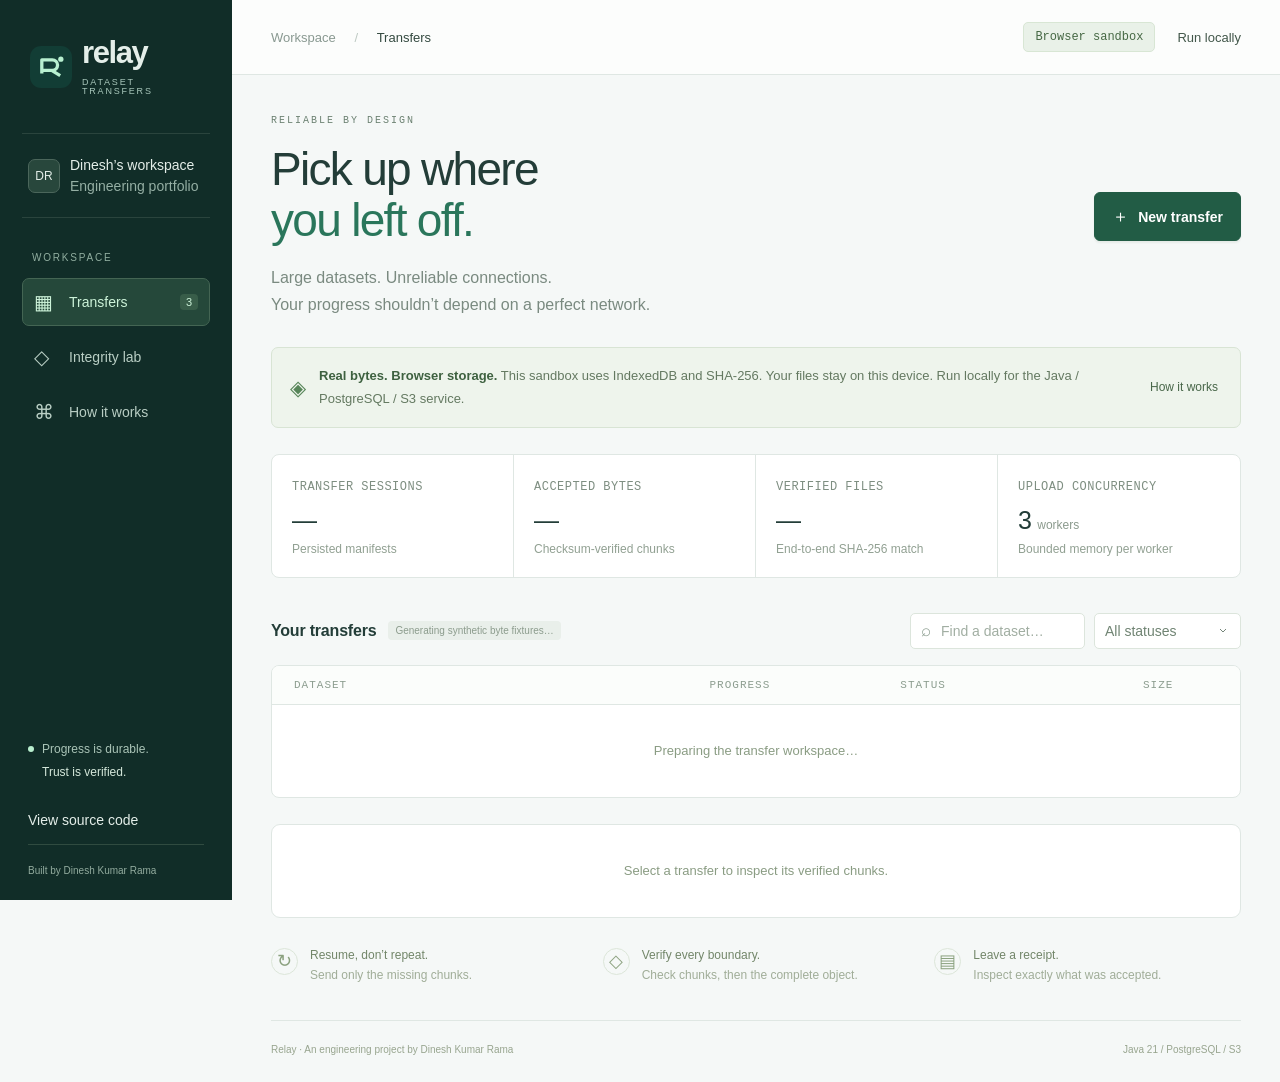
<file: docs/index.html>
<!doctype html>
<html lang="en" data-mode="browser">
  <head>
    <meta charset="utf-8" />
    <meta name="viewport" content="width=device-width,initial-scale=1" />
    <meta name="theme-color" content="#102e29" />
    <meta
      name="description"
      content="Relay — resumable research dataset transfers with verified chunks, durable progress, and independently checked SHA-256 integrity. A backend engineering project by Dinesh Kumar Rama."
    />
    <title>Relay · Resumable Dataset Transfers</title>
    <link rel="icon" href="./favicon.svg" />
    <link rel="stylesheet" href="./styles.css" />
  </head>
  <body>
    <a class="skip" href="#main">Skip to transfers</a>
    <aside class="sidebar">
      <a class="brand" href="#transfers"
        ><img src="./favicon.svg" alt="" /><span
          >relay<span class="brand-sub">DATASET TRANSFERS</span></span
        ></a
      >
      <div class="workspace">
        <div class="avatar">DR</div>
        <div>Dinesh’s workspace<small>Engineering portfolio</small></div>
      </div>
      <p class="nav-label">WORKSPACE</p>
      <nav aria-label="Workspace">
        <a class="nav-link active" href="#transfers" data-page="transfers"
          ><span>▦</span> Transfers <b id="nav-count">3</b></a
        ><a class="nav-link" href="#integrity" data-page="integrity"
          ><span>◇</span> Integrity lab</a
        ><a class="nav-link" href="#architecture" data-page="architecture"
          ><span>⌘</span> How it works</a
        >
      </nav>
      <div class="sidebar-bottom">
        <div class="system-card">
          <span class="pulse"></span
          ><span
            >Progress is durable.<br /><strong>Trust is verified.</strong></span
          >
        </div>
        <a
          href="https://github.com/dk18234/relay-transfer"
          target="_blank"
          rel="noopener"
          >View source code <span>↗</span></a
        ><small>Built by Dinesh Kumar Rama</small>
      </div>
    </aside>
    <div class="shell">
      <header class="topbar">
        <span
          >Workspace <span class="slash">/</span>
          <strong id="breadcrumb">Transfers</strong></span
        >
        <div class="topbar-right">
          <span class="mode-badge" id="mode-badge">Local backend</span
          ><a
            href="https://github.com/dk18234/relay-transfer#run-locally"
            target="_blank"
            rel="noopener"
            >Run locally</a
          >
        </div>
      </header>
      <main id="main">
        <section id="transfers-page" class="page">
          <div class="page-heading">
            <div>
              <p class="eyebrow">RELIABLE BY DESIGN</p>
              <h1>Pick up where<br /><span>you left off.</span></h1>
              <p class="intro">
                Large datasets. Unreliable connections.<br />Your progress
                shouldn’t depend on a perfect network.
              </p>
            </div>
            <button id="new-transfer" class="button primary">
              <span>＋</span> New transfer
            </button>
          </div>
          <div class="notice" id="mode-notice">
            <span class="notice-icon">◈</span>
            <div>
              <strong>Connect to your local service.</strong
              ><span>
                Enter your operator token to manage real PostgreSQL-backed
                transfers.</span
              >
            </div>
            <button id="mode-action" class="text-button">Connect</button>
          </div>
          <div class="stats" id="stats">
            <div class="stat">
              <span class="stat-label">TRANSFER SESSIONS</span
              ><strong id="stat-total">—</strong
              ><small>Persisted manifests</small>
            </div>
            <div class="stat">
              <span class="stat-label">ACCEPTED BYTES</span
              ><strong id="stat-bytes">—</strong
              ><small>Checksum-verified chunks</small>
            </div>
            <div class="stat">
              <span class="stat-label">VERIFIED FILES</span
              ><strong id="stat-verified">—</strong
              ><small>End-to-end SHA-256 match</small>
            </div>
            <div class="stat">
              <span class="stat-label">UPLOAD CONCURRENCY</span
              ><strong id="stat-concurrency">3 <span>workers</span></strong
              ><small>Bounded memory per worker</small>
            </div>
          </div>
          <div class="section-title">
            <div>
              <h2>Your transfers</h2>
              <span id="transfer-count">Loading workspace…</span>
            </div>
            <div class="filter-wrap">
              <label class="search-wrap"
                ><span>⌕</span
                ><input
                  id="search"
                  type="search"
                  aria-label="Find a transfer"
                  placeholder="Find a dataset…" /></label
              ><select id="status-filter" aria-label="Filter transfer status">
                <option value="all">All statuses</option>
                <option value="OPEN">Ready to resume</option>
                <option value="COMPLETED">Verified</option>
                <option value="failed">Needs attention</option>
              </select>
            </div>
          </div>
          <div class="transfer-table">
            <div class="table-head">
              <span>DATASET</span><span>PROGRESS</span><span>STATUS</span
              ><span>SIZE</span>
            </div>
            <div id="transfer-list">
              <div class="empty">Preparing the transfer workspace…</div>
            </div>
          </div>
          <section class="detail" id="detail" aria-live="polite">
            <div class="empty">
              Select a transfer to inspect its verified chunks.
            </div>
          </section>
          <div class="principles">
            <div>
              <span>↻</span>
              <p>
                <strong>Resume, don’t repeat.</strong
                ><small>Send only the missing chunks.</small>
              </p>
            </div>
            <div>
              <span>◇</span>
              <p>
                <strong>Verify every boundary.</strong
                ><small>Check chunks, then the complete object.</small>
              </p>
            </div>
            <div>
              <span>▤</span>
              <p>
                <strong>Leave a receipt.</strong
                ><small>Inspect exactly what was accepted.</small>
              </p>
            </div>
          </div>
        </section>
        <section id="integrity-page" class="page hidden">
          <p class="eyebrow">THE FAILURE LAB</p>
          <h1>Break the connection.<br /><span>Keep the proof.</span></h1>
          <p class="intro">
            Try a bounded failure against real browser-stored bytes. The local
            Java service enforces the same core contracts with PostgreSQL and
            storage adapters.
          </p>
          <div class="lab-grid">
            <article class="lab-card">
              <div class="lab-symbol">↻</div>
              <h2>Interrupted transfer</h2>
              <p>
                Start a synthetic 24 MiB dataset, pause after eight accepted
                chunks, then reload this page. The manifest and accepted bytes
                remain.
              </p>
              <button class="button primary" data-lab="pause">
                Run interruption drill</button
              ><small>Expected: continue with the missing 16 chunks.</small>
            </article>
            <article class="lab-card">
              <div class="lab-symbol amber">◇</div>
              <h2>Corrupted chunk</h2>
              <p>
                Flip one byte while keeping the original digest. The chunk must
                be rejected, with no increase in accepted progress.
              </p>
              <button class="button secondary" data-lab="corrupt">
                Run corruption drill</button
              ><small
                >Expected: reject the chunk, then retry the original
                bytes.</small
              >
            </article>
            <article class="lab-card">
              <div class="lab-symbol">✓</div>
              <h2>Clean delivery</h2>
              <p>
                Transfer all 24 chunks, independently hash the assembled bytes,
                then download the verified dataset and its receipt.
              </p>
              <button class="button secondary" data-lab="clean">
                Run clean transfer</button
              ><small>Expected: original and assembled SHA-256 match.</small>
            </article>
          </div>
          <div class="evidence-card">
            <p class="eyebrow">BACKEND EVIDENCE</p>
            <h2>Proof beyond the browser</h2>
            <p>
              The repository includes PostgreSQL integration tests, a
              process-kill-and-restart demonstration, S3-adapter checks against
              Moto, and reproducible measurement scripts. The browser sandbox is
              a separate implementation; it does not run Java or send files to a
              remote storage service.
            </p>
            <a
              class="button secondary"
              href="https://github.com/dk18234/relay-transfer/blob/main/docs/VERIFICATION.md"
              target="_blank"
              rel="noopener"
              >Inspect verification evidence</a
            >
          </div>
        </section>
        <section id="architecture-page" class="page hidden">
          <p class="eyebrow">UNDER THE HOOD</p>
          <h1>Bytes are temporary.<br /><span>Receipts are durable.</span></h1>
          <p class="intro">
            A transfer is a persistent manifest, a collection of immutable
            chunks, and a separately verified final object.
          </p>
          <div class="architecture-grid">
            <article class="architecture-card">
              <h2>01 · Declare the original</h2>
              <p>
                The client streams through the source file to compute SHA-256,
                then creates an idempotent manifest with its exact byte length.
                The server fixes the chunk layout.
              </p>
              <code>POST /api/transfers</code>
            </article>
            <article class="architecture-card">
              <h2>02 · Accept verified chunks</h2>
              <p>
                At most four server upload slots stream into temporary disk
                files using a 64 KiB buffer. A checksum must pass before a
                storage key and receipt commit. A conflicting retry cannot
                replace an accepted part.
              </p>
              <code>PUT /api/transfers/{id}/parts/{n}</code>
            </article>
            <article class="architecture-card">
              <h2>03 · Survive the interruption</h2>
              <p>
                PostgreSQL stores accepted part numbers. The client re-hashes
                the selected source, fetches the manifest, and schedules only
                missing parts. Server restart does not reset progress.
              </p>
              <code>GET /api/transfers/{id}</code>
            </article>
            <article class="architecture-card">
              <h2>04 · Verify before publishing</h2>
              <p>
                A durable worker re-reads ordered parts, assembles the object,
                and independently re-reads the result. Only a matching complete
                SHA-256 unlocks download. S3 ETags are treated as receipts, not
                file hashes.
              </p>
              <code>POST /api/transfers/{id}/complete</code>
            </article>
          </div>
          <div class="architecture-notes">
            <h2>Deliberate engineering choices</h2>
            <p>
              <strong>One service, two storage adapters.</strong> The local
              adapter writes immutable chunk files and atomically renames a
              finished object. The S3 adapter stores immutable chunk objects and
              assembles them with multipart copy.
            </p>
            <p>
              <strong>Clear ownership.</strong> Parent-row read locks admit
              different chunk uploads concurrently. Finalization and
              cancellation require a parent-row write lock. A finalizer holds
              its PostgreSQL transaction while working; process death releases
              that lock and leaves verification queued. This trades long
              database transactions for a small, explicit ownership model.
            </p>
            <p>
              <strong>Measured scope.</strong> Local storage requires the
              persistent data volume and its database. The public sandbox uses
              IndexedDB, 1 MiB chunks, and a 64 MiB file limit. The Java backend
              defaults to 8 MiB chunks and a 32 GiB admission limit; admission
              is not a claim that a 32 GiB benchmark was run.
            </p>
            <div class="doc-links">
              <a
                href="https://github.com/dk18234/relay-transfer/blob/main/docs/ARCHITECTURE.md"
                target="_blank"
                rel="noopener"
                >Architecture decisions</a
              ><a
                href="https://github.com/dk18234/relay-transfer/blob/main/docs/LEARNING_GUIDE.md"
                target="_blank"
                rel="noopener"
                >Reverse-engineering guide</a
              >
            </div>
          </div>
        </section>
        <footer>
          <span>Relay · An engineering project by Dinesh Kumar Rama</span
          ><a
            href="https://github.com/dk18234/relay-transfer"
            target="_blank"
            rel="noopener"
            >Java 21 / PostgreSQL / S3</a
          >
        </footer>
      </main>
    </div>
    <dialog id="new-dialog">
      <form id="new-form">
        <div class="dialog-heading">
          <div>
            <p class="eyebrow">CREATE A MANIFEST</p>
            <h2>Start a new transfer</h2>
          </div>
          <button
            type="button"
            class="icon-button"
            data-close
            aria-label="Close new transfer"
          >
            ×
          </button>
        </div>
        <p>
          Choose a file or generate a synthetic research dataset. SHA-256 is
          computed incrementally before any chunk is accepted.
        </p>
        <label class="file-drop" for="file-input"
          ><span>＋</span><strong>Choose a dataset</strong
          ><small id="file-label">Select a file from your device</small
          ><input type="file" id="file-input"
        /></label>
        <div class="or"><span></span>or<span></span></div>
        <button id="sample-button" type="button" class="button secondary full">
          Generate a 24 MiB sample
        </button>
        <div id="new-progress" class="form-status" role="status"></div>
        <div class="dialog-actions">
          <button type="button" class="button ghost" data-close>Cancel</button
          ><button
            type="submit"
            class="button primary"
            id="create-button"
            disabled
          >
            Create transfer
          </button>
        </div>
      </form>
    </dialog>
    <dialog id="connect-dialog">
      <form id="connect-form">
        <div class="dialog-heading">
          <div>
            <p class="eyebrow">LOCAL OPERATOR ACCESS</p>
            <h2>Connect to Relay</h2>
          </div>
          <button
            type="button"
            class="icon-button"
            data-close
            aria-label="Close connection dialog"
          >
            ×
          </button>
        </div>
        <p>
          Enter the ADMIN_TOKEN configured for this local service. The token
          stays in this page’s memory.
        </p>
        <label class="input-label" for="token">Operator token</label
        ><input
          type="password"
          id="token"
          autocomplete="off"
          required
          minlength="24"
        />
        <div id="connect-error" class="form-status" role="status"></div>
        <div class="dialog-actions">
          <button type="submit" class="button primary">Connect</button>
        </div>
      </form>
    </dialog>
    <div id="toast" role="status" class="toast hidden"></div>
    <script type="module" src="./app.mjs"></script>
  </body>
</html>
</file>
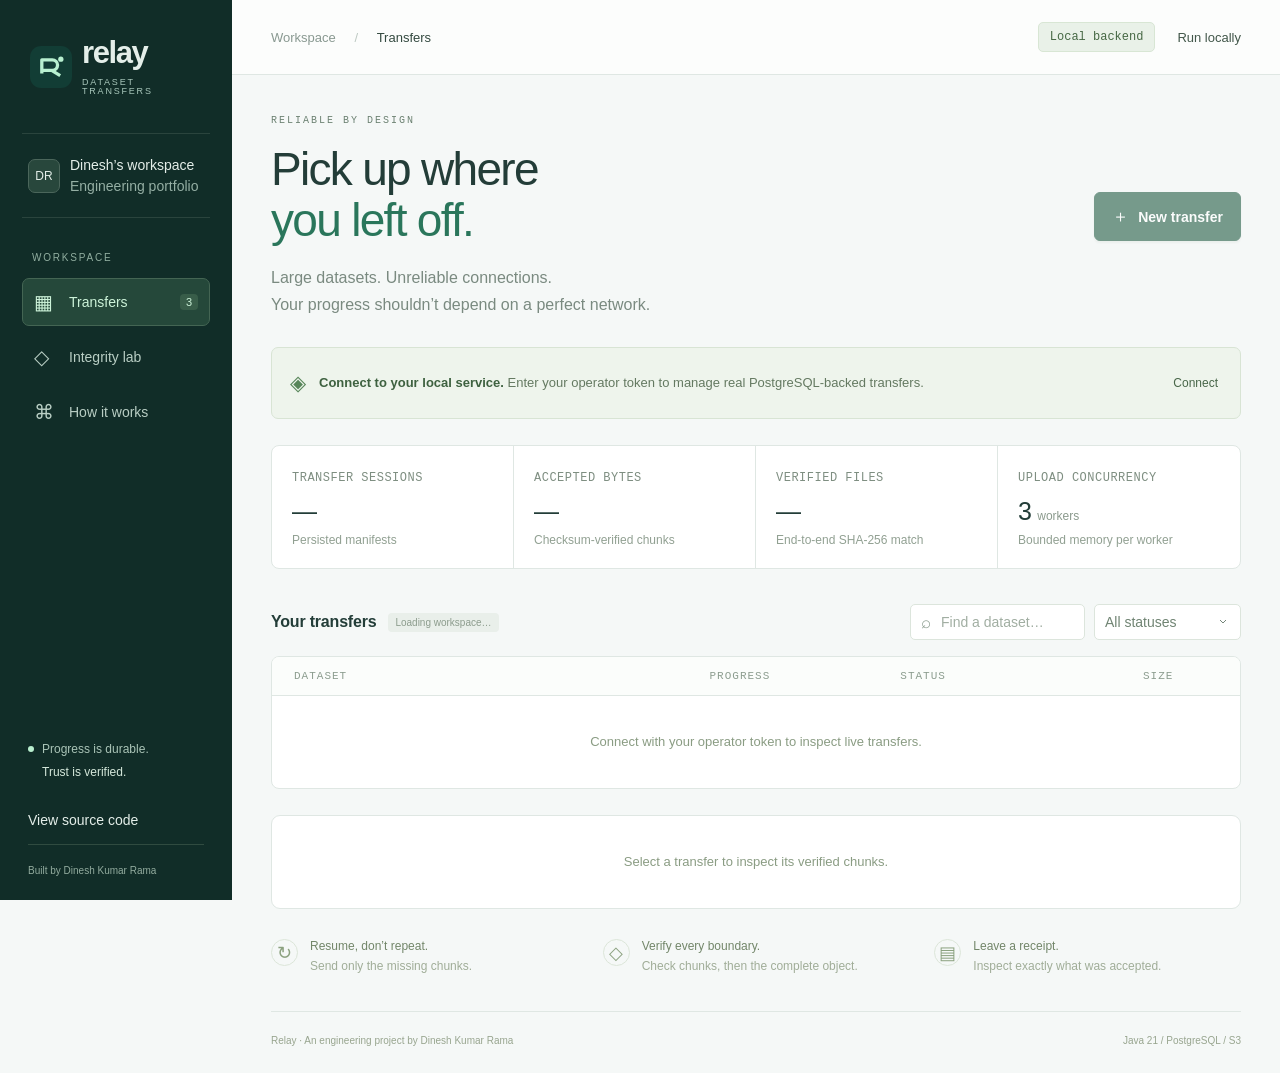
<file: src/main/resources/static/index.html>
<!doctype html>
<html lang="en" data-mode="live">
  <head>
    <meta charset="utf-8" />
    <meta name="viewport" content="width=device-width,initial-scale=1" />
    <meta name="theme-color" content="#102e29" />
    <meta
      name="description"
      content="Relay — resumable research dataset transfers with verified chunks, durable progress, and independently checked SHA-256 integrity. A backend engineering project by Dinesh Kumar Rama."
    />
    <title>Relay · Resumable Dataset Transfers</title>
    <link rel="icon" href="./favicon.svg" />
    <link rel="stylesheet" href="./styles.css" />
  </head>
  <body>
    <a class="skip" href="#main">Skip to transfers</a>
    <aside class="sidebar">
      <a class="brand" href="#transfers"
        ><img src="./favicon.svg" alt="" /><span
          >relay<span class="brand-sub">DATASET TRANSFERS</span></span
        ></a
      >
      <div class="workspace">
        <div class="avatar">DR</div>
        <div>Dinesh’s workspace<small>Engineering portfolio</small></div>
      </div>
      <p class="nav-label">WORKSPACE</p>
      <nav aria-label="Workspace">
        <a class="nav-link active" href="#transfers" data-page="transfers"
          ><span>▦</span> Transfers <b id="nav-count">3</b></a
        ><a class="nav-link" href="#integrity" data-page="integrity"
          ><span>◇</span> Integrity lab</a
        ><a class="nav-link" href="#architecture" data-page="architecture"
          ><span>⌘</span> How it works</a
        >
      </nav>
      <div class="sidebar-bottom">
        <div class="system-card">
          <span class="pulse"></span
          ><span
            >Progress is durable.<br /><strong>Trust is verified.</strong></span
          >
        </div>
        <a
          href="https://github.com/dk18234/relay-transfer"
          target="_blank"
          rel="noopener"
          >View source code <span>↗</span></a
        ><small>Built by Dinesh Kumar Rama</small>
      </div>
    </aside>
    <div class="shell">
      <header class="topbar">
        <span
          >Workspace <span class="slash">/</span>
          <strong id="breadcrumb">Transfers</strong></span
        >
        <div class="topbar-right">
          <span class="mode-badge" id="mode-badge">Local backend</span
          ><a
            href="https://github.com/dk18234/relay-transfer#run-locally"
            target="_blank"
            rel="noopener"
            >Run locally</a
          >
        </div>
      </header>
      <main id="main">
        <section id="transfers-page" class="page">
          <div class="page-heading">
            <div>
              <p class="eyebrow">RELIABLE BY DESIGN</p>
              <h1>Pick up where<br /><span>you left off.</span></h1>
              <p class="intro">
                Large datasets. Unreliable connections.<br />Your progress
                shouldn’t depend on a perfect network.
              </p>
            </div>
            <button id="new-transfer" class="button primary">
              <span>＋</span> New transfer
            </button>
          </div>
          <div class="notice" id="mode-notice">
            <span class="notice-icon">◈</span>
            <div>
              <strong>Connect to your local service.</strong
              ><span>
                Enter your operator token to manage real PostgreSQL-backed
                transfers.</span
              >
            </div>
            <button id="mode-action" class="text-button">Connect</button>
          </div>
          <div class="stats" id="stats">
            <div class="stat">
              <span class="stat-label">TRANSFER SESSIONS</span
              ><strong id="stat-total">—</strong
              ><small>Persisted manifests</small>
            </div>
            <div class="stat">
              <span class="stat-label">ACCEPTED BYTES</span
              ><strong id="stat-bytes">—</strong
              ><small>Checksum-verified chunks</small>
            </div>
            <div class="stat">
              <span class="stat-label">VERIFIED FILES</span
              ><strong id="stat-verified">—</strong
              ><small>End-to-end SHA-256 match</small>
            </div>
            <div class="stat">
              <span class="stat-label">UPLOAD CONCURRENCY</span
              ><strong id="stat-concurrency">3 <span>workers</span></strong
              ><small>Bounded memory per worker</small>
            </div>
          </div>
          <div class="section-title">
            <div>
              <h2>Your transfers</h2>
              <span id="transfer-count">Loading workspace…</span>
            </div>
            <div class="filter-wrap">
              <label class="search-wrap"
                ><span>⌕</span
                ><input
                  id="search"
                  type="search"
                  aria-label="Find a transfer"
                  placeholder="Find a dataset…" /></label
              ><select id="status-filter" aria-label="Filter transfer status">
                <option value="all">All statuses</option>
                <option value="OPEN">Ready to resume</option>
                <option value="COMPLETED">Verified</option>
                <option value="failed">Needs attention</option>
              </select>
            </div>
          </div>
          <div class="transfer-table">
            <div class="table-head">
              <span>DATASET</span><span>PROGRESS</span><span>STATUS</span
              ><span>SIZE</span>
            </div>
            <div id="transfer-list">
              <div class="empty">Preparing the transfer workspace…</div>
            </div>
          </div>
          <section class="detail" id="detail" aria-live="polite">
            <div class="empty">
              Select a transfer to inspect its verified chunks.
            </div>
          </section>
          <div class="principles">
            <div>
              <span>↻</span>
              <p>
                <strong>Resume, don’t repeat.</strong
                ><small>Send only the missing chunks.</small>
              </p>
            </div>
            <div>
              <span>◇</span>
              <p>
                <strong>Verify every boundary.</strong
                ><small>Check chunks, then the complete object.</small>
              </p>
            </div>
            <div>
              <span>▤</span>
              <p>
                <strong>Leave a receipt.</strong
                ><small>Inspect exactly what was accepted.</small>
              </p>
            </div>
          </div>
        </section>
        <section id="integrity-page" class="page hidden">
          <p class="eyebrow">THE FAILURE LAB</p>
          <h1>Break the connection.<br /><span>Keep the proof.</span></h1>
          <p class="intro">
            Try a bounded failure against real browser-stored bytes. The local
            Java service enforces the same core contracts with PostgreSQL and
            storage adapters.
          </p>
          <div class="lab-grid">
            <article class="lab-card">
              <div class="lab-symbol">↻</div>
              <h2>Interrupted transfer</h2>
              <p>
                Start a synthetic 24 MiB dataset, pause after eight accepted
                chunks, then reload this page. The manifest and accepted bytes
                remain.
              </p>
              <button class="button primary" data-lab="pause">
                Run interruption drill</button
              ><small>Expected: continue with the missing 16 chunks.</small>
            </article>
            <article class="lab-card">
              <div class="lab-symbol amber">◇</div>
              <h2>Corrupted chunk</h2>
              <p>
                Flip one byte while keeping the original digest. The chunk must
                be rejected, with no increase in accepted progress.
              </p>
              <button class="button secondary" data-lab="corrupt">
                Run corruption drill</button
              ><small
                >Expected: reject the chunk, then retry the original
                bytes.</small
              >
            </article>
            <article class="lab-card">
              <div class="lab-symbol">✓</div>
              <h2>Clean delivery</h2>
              <p>
                Transfer all 24 chunks, independently hash the assembled bytes,
                then download the verified dataset and its receipt.
              </p>
              <button class="button secondary" data-lab="clean">
                Run clean transfer</button
              ><small>Expected: original and assembled SHA-256 match.</small>
            </article>
          </div>
          <div class="evidence-card">
            <p class="eyebrow">BACKEND EVIDENCE</p>
            <h2>Proof beyond the browser</h2>
            <p>
              The repository includes PostgreSQL integration tests, a
              process-kill-and-restart demonstration, S3-adapter checks against
              Moto, and reproducible measurement scripts. The browser sandbox is
              a separate implementation; it does not run Java or send files to a
              remote storage service.
            </p>
            <a
              class="button secondary"
              href="https://github.com/dk18234/relay-transfer/blob/main/docs/VERIFICATION.md"
              target="_blank"
              rel="noopener"
              >Inspect verification evidence</a
            >
          </div>
        </section>
        <section id="architecture-page" class="page hidden">
          <p class="eyebrow">UNDER THE HOOD</p>
          <h1>Bytes are temporary.<br /><span>Receipts are durable.</span></h1>
          <p class="intro">
            A transfer is a persistent manifest, a collection of immutable
            chunks, and a separately verified final object.
          </p>
          <div class="architecture-grid">
            <article class="architecture-card">
              <h2>01 · Declare the original</h2>
              <p>
                The client streams through the source file to compute SHA-256,
                then creates an idempotent manifest with its exact byte length.
                The server fixes the chunk layout.
              </p>
              <code>POST /api/transfers</code>
            </article>
            <article class="architecture-card">
              <h2>02 · Accept verified chunks</h2>
              <p>
                At most four server upload slots stream into temporary disk
                files using a 64 KiB buffer. A checksum must pass before a
                storage key and receipt commit. A conflicting retry cannot
                replace an accepted part.
              </p>
              <code>PUT /api/transfers/{id}/parts/{n}</code>
            </article>
            <article class="architecture-card">
              <h2>03 · Survive the interruption</h2>
              <p>
                PostgreSQL stores accepted part numbers. The client re-hashes
                the selected source, fetches the manifest, and schedules only
                missing parts. Server restart does not reset progress.
              </p>
              <code>GET /api/transfers/{id}</code>
            </article>
            <article class="architecture-card">
              <h2>04 · Verify before publishing</h2>
              <p>
                A durable worker re-reads ordered parts, assembles the object,
                and independently re-reads the result. Only a matching complete
                SHA-256 unlocks download. S3 ETags are treated as receipts, not
                file hashes.
              </p>
              <code>POST /api/transfers/{id}/complete</code>
            </article>
          </div>
          <div class="architecture-notes">
            <h2>Deliberate engineering choices</h2>
            <p>
              <strong>One service, two storage adapters.</strong> The local
              adapter writes immutable chunk files and atomically renames a
              finished object. The S3 adapter stores immutable chunk objects and
              assembles them with multipart copy.
            </p>
            <p>
              <strong>Clear ownership.</strong> Parent-row read locks admit
              different chunk uploads concurrently. Finalization and
              cancellation require a parent-row write lock. A finalizer holds
              its PostgreSQL transaction while working; process death releases
              that lock and leaves verification queued. This trades long
              database transactions for a small, explicit ownership model.
            </p>
            <p>
              <strong>Measured scope.</strong> Local storage requires the
              persistent data volume and its database. The public sandbox uses
              IndexedDB, 1 MiB chunks, and a 64 MiB file limit. The Java backend
              defaults to 8 MiB chunks and a 32 GiB admission limit; admission
              is not a claim that a 32 GiB benchmark was run.
            </p>
            <div class="doc-links">
              <a
                href="https://github.com/dk18234/relay-transfer/blob/main/docs/ARCHITECTURE.md"
                target="_blank"
                rel="noopener"
                >Architecture decisions</a
              ><a
                href="https://github.com/dk18234/relay-transfer/blob/main/docs/LEARNING_GUIDE.md"
                target="_blank"
                rel="noopener"
                >Reverse-engineering guide</a
              >
            </div>
          </div>
        </section>
        <footer>
          <span>Relay · An engineering project by Dinesh Kumar Rama</span
          ><a
            href="https://github.com/dk18234/relay-transfer"
            target="_blank"
            rel="noopener"
            >Java 21 / PostgreSQL / S3</a
          >
        </footer>
      </main>
    </div>
    <dialog id="new-dialog">
      <form id="new-form">
        <div class="dialog-heading">
          <div>
            <p class="eyebrow">CREATE A MANIFEST</p>
            <h2>Start a new transfer</h2>
          </div>
          <button
            type="button"
            class="icon-button"
            data-close
            aria-label="Close new transfer"
          >
            ×
          </button>
        </div>
        <p>
          Choose a file or generate a synthetic research dataset. SHA-256 is
          computed incrementally before any chunk is accepted.
        </p>
        <label class="file-drop" for="file-input"
          ><span>＋</span><strong>Choose a dataset</strong
          ><small id="file-label">Select a file from your device</small
          ><input type="file" id="file-input"
        /></label>
        <div class="or"><span></span>or<span></span></div>
        <button id="sample-button" type="button" class="button secondary full">
          Generate a 24 MiB sample
        </button>
        <div id="new-progress" class="form-status" role="status"></div>
        <div class="dialog-actions">
          <button type="button" class="button ghost" data-close>Cancel</button
          ><button
            type="submit"
            class="button primary"
            id="create-button"
            disabled
          >
            Create transfer
          </button>
        </div>
      </form>
    </dialog>
    <dialog id="connect-dialog">
      <form id="connect-form">
        <div class="dialog-heading">
          <div>
            <p class="eyebrow">LOCAL OPERATOR ACCESS</p>
            <h2>Connect to Relay</h2>
          </div>
          <button
            type="button"
            class="icon-button"
            data-close
            aria-label="Close connection dialog"
          >
            ×
          </button>
        </div>
        <p>
          Enter the ADMIN_TOKEN configured for this local service. The token
          stays in this page’s memory.
        </p>
        <label class="input-label" for="token">Operator token</label
        ><input
          type="password"
          id="token"
          autocomplete="off"
          required
          minlength="24"
        />
        <div id="connect-error" class="form-status" role="status"></div>
        <div class="dialog-actions">
          <button type="submit" class="button primary">Connect</button>
        </div>
      </form>
    </dialog>
    <div id="toast" role="status" class="toast hidden"></div>
    <script type="module" src="./app.mjs"></script>
  </body>
</html>
</file>
<file: docs/styles.css>
:root {
  font-family:
    Inter,
    -apple-system,
    BlinkMacSystemFont,
    "Segoe UI",
    sans-serif;
  color: #233d38;
  background: #f5f8f7;
  font-synthesis: none;
  --mint: #b9efcf;
  --green: #1b5d4c;
  --muted: #71827d;
  --line: #dfe7e3;
  --sidebar: 232px;
}
* {
  box-sizing: border-box;
}
body {
  margin: 0;
  font-size: 16px;
}
button,
input,
select {
  font: inherit;
}
a {
  color: inherit;
  text-decoration: none;
}
button,
a,
input,
select {
  outline-offset: 4px;
}
button {
  cursor: pointer;
}
button:disabled {
  cursor: wait;
  opacity: 0.6;
}
button:not(:disabled):hover,
a:hover {
  filter: brightness(0.96);
}
.hidden {
  display: none !important;
}
.skip {
  position: fixed;
  left: 16px;
  top: -80px;
  z-index: 30;
  background: #fff;
  padding: 12px;
}
.skip:focus {
  top: 12px;
}
.sidebar {
  position: fixed;
  inset: 0 auto 0 0;
  width: var(--sidebar);
  padding: 37px 22px 24px;
  background: #112d28;
  color: #e4eee9;
  display: flex;
  flex-direction: column;
  z-index: 5;
}
.brand {
  display: flex;
  align-items: center;
  gap: 10px;
  padding: 0 8px 37px;
}
.brand img {
  width: 42px;
  height: 42px;
}
.brand > span {
  font-size: 31px;
  font-weight: 650;
  letter-spacing: -1.4px;
  line-height: 1;
}
.brand-sub {
  display: block;
  font-size: 9px;
  letter-spacing: 1.8px;
  font-weight: 400;
  margin-top: 10px;
  color: #a8c7bb;
}
.workspace {
  display: flex;
  gap: 10px;
  align-items: center;
  border-block: 1px solid #2a443d;
  padding: 23px 6px;
  font-size: 13px;
}
.avatar {
  border: 1px solid #4b665b;
  background: #28473c;
  width: 32px;
  height: 34px;
  border-radius: 7px;
  display: grid;
  place-items: center;
  font-size: 12px;
}
.workspace small {
  display: block;
  color: #95afa4;
  font-size: 11px;
  margin-top: 5px;
}
.nav-label {
  font-size: 10px;
  color: #91aea0;
  letter-spacing: 1.8px;
  margin: 34px 10px 15px;
}
.nav-link {
  display: flex;
  gap: 14px;
  align-items: center;
  padding: 13px 11px;
  font-size: 14px;
  color: #b9cec4;
  margin-bottom: 7px;
  border: 1px solid transparent;
  border-radius: 7px;
}
.nav-link > span {
  font-size: 20px;
  line-height: 1;
  width: 21px;
}
.nav-link.active {
  color: #cdf3d9;
  background: #25483a;
  border-color: #446553;
}
.nav-link b {
  margin-left: auto;
  font-size: 11px;
  font-weight: 400;
  background: #385d49;
  padding: 2px 6px;
  border-radius: 4px;
}
.sidebar-bottom {
  margin-top: auto;
  padding: 28px 6px 0;
}
.system-card {
  display: flex;
  align-items: flex-start;
  gap: 8px;
  font-size: 12px;
  line-height: 1.9;
  color: #aac4b7;
}
.system-card strong {
  font-weight: 500;
  color: #d5e8db;
}
.pulse {
  display: inline-block;
  width: 6px;
  height: 6px;
  background: var(--mint);
  border-radius: 50%;
  margin-top: 8px;
}
.sidebar-bottom > a {
  border-bottom: 1px solid #304b40;
  display: flex;
  justify-content: space-between;
  font-size: 12px;
  padding: 28px 0 16px;
}
.sidebar-bottom > a > span {
  display: none;
}
.sidebar-bottom > small {
  display: block;
  color: #93ac9f;
  font-size: 10px;
  margin-top: 20px;
}
.shell {
  margin-left: var(--sidebar);
}
.topbar {
  height: 75px;
  border-bottom: 1px solid var(--line);
  display: flex;
  align-items: center;
  justify-content: space-between;
  padding: 0 39px;
  font-size: 12px;
  color: #899991;
  background: #fcfdfc;
}
.topbar strong {
  font-weight: 500;
  color: #344a40;
}
.slash {
  margin-inline: 15px;
  color: #bdc9c2;
}
.topbar-right {
  display: flex;
  gap: 22px;
  align-items: center;
}
.topbar-right > a {
  font-size: 12px;
  color: #42574a;
}
.mode-badge {
  font:
    10px ui-monospace,
    monospace;
  background: #e9f1e8;
  border: 1px solid #d8e6d4;
  color: #466844;
  padding: 7px 11px;
  border-radius: 5px;
}
main {
  max-width: 1450px;
  margin: auto;
  padding: 40px 39px 0;
}
.page-heading {
  display: flex;
  justify-content: space-between;
  align-items: center;
  margin-bottom: 29px;
}
.eyebrow {
  font:
    10px ui-monospace,
    "SFMono-Regular",
    monospace;
  font-weight: 500;
  letter-spacing: 2px;
  color: #6b8171;
  margin: 0 0 18px;
}
h1 {
  font-weight: 500;
  font-size: 46px;
  line-height: 1.11;
  letter-spacing: -1.7px;
  margin: 0;
}
h1 span {
  color: #2a765b;
}
.intro {
  font-size: 14px;
  color: #7a8a80;
  line-height: 1.7;
  margin: 18px 0 0;
}
.button {
  display: inline-flex;
  align-items: center;
  justify-content: center;
  gap: 9px;
  padding: 12px 17px;
  font-weight: 550;
  font-size: 12px;
  border-radius: 6px;
  border: 1px solid transparent;
  white-space: nowrap;
  transition: filter 0.15s;
}
.primary {
  background: #225c45;
  color: #fff;
  border-color: #225c45;
  box-shadow: 0 2px 2px #152e1610;
}
.secondary {
  background: white;
  color: #385644;
  border-color: #d5e1d6;
}
.ghost {
  background: transparent;
  color: #728575;
  border-color: transparent;
}
.button > span {
  font-size: 17px;
  font-weight: 400;
}
.notice {
  display: flex;
  gap: 13px;
  align-items: center;
  padding: 17px 18px;
  border: 1px solid #d8e4d4;
  border-radius: 7px;
  background: #eef4ec;
  color: #647961;
  font-size: 12px;
  line-height: 1.7;
  margin-bottom: 26px;
}
.notice strong {
  font-weight: 550;
  color: #3e6140;
}
.notice-icon {
  font-size: 21px;
  color: #578559;
}
.notice > div {
  flex: 1;
}
.text-button {
  font-size: 11px;
  border: 0;
  background: none;
  color: #486649;
  white-space: nowrap;
  padding: 4px;
}
.stats {
  display: grid;
  grid-template-columns: repeat(4, 1fr);
  background: #fff;
  border: 1px solid var(--line);
  border-radius: 8px;
  margin-bottom: 35px;
}
.stat {
  padding: 21px 23px;
  border-right: 1px solid var(--line);
}
.stat:last-child {
  border: 0;
}
.stat-label {
  font:
    9px ui-monospace,
    monospace;
  letter-spacing: 1.2px;
  color: #7e8e81;
}
.stat strong {
  display: block;
  font-size: 25px;
  font-weight: 500;
  letter-spacing: -0.8px;
  margin: 12px 0 7px;
}
.stat strong > span {
  font-size: 12px;
  color: #8b9a8d;
  letter-spacing: 0;
}
.stat small {
  display: block;
  color: #91a092;
  font-size: 10px;
}
.section-title {
  display: flex;
  align-items: center;
  justify-content: space-between;
  gap: 14px;
  margin-bottom: 16px;
}
.section-title > div:first-child {
  display: flex;
  align-items: center;
  gap: 12px;
}
h2 {
  font-weight: 550;
  margin: 0;
  font-size: 16px;
  letter-spacing: -0.2px;
}
.section-title > div > span {
  font-size: 10px;
  color: #8c9c8d;
  background: #e9efea;
  padding: 4px 7px;
  border-radius: 4px;
}
.filter-wrap {
  display: flex;
  gap: 9px;
}
.search-wrap {
  display: flex;
  align-items: center;
  gap: 8px;
  border: 1px solid #dce5dc;
  background: #fff;
  border-radius: 5px;
  padding: 8px 10px;
}
.search-wrap > span {
  font-size: 17px;
  line-height: 1;
  color: #8e9f92;
}
.search-wrap input {
  width: 135px;
  border: 0;
  outline: 0;
  font-size: 11px;
  background: transparent;
  color: #405c46;
}
.search-wrap input::placeholder {
  color: #a1aea2;
}
select {
  appearance: none;
  background: #fff
    url("data:image/svg+xml,%3Csvg xmlns='http://www.w3.org/2000/svg' width='14' height='14' viewBox='0 0 14 14'%3E%3Cpath d='m4 5 3 3 3-3' fill='none' stroke='%23748579'/%3E%3C/svg%3E")
    no-repeat right 10px center;
  border: 1px solid #dce5dc;
  color: #708473;
  border-radius: 5px;
  padding: 8px 28px 8px 10px;
  font-size: 11px;
}
.transfer-table {
  border: 1px solid var(--line);
  border-radius: 8px;
  background: #fff;
  overflow: hidden;
  margin-bottom: 26px;
}
.table-head,
.transfer-row {
  display: grid;
  grid-template-columns:
    minmax(200px, 2.25fr) minmax(100px, 1.1fr) minmax(130px, 1fr)
    70px;
  align-items: center;
  gap: 22px;
  padding: 13px 22px;
}
.table-head {
  font:
    9px ui-monospace,
    monospace;
  letter-spacing: 1px;
  color: #8c9d8f;
  background: #fbfdfb;
  border-bottom: 1px solid var(--line);
}
.transfer-row {
  background: #fff;
  border: 0;
  width: 100%;
  text-align: left;
  border-bottom: 1px solid #edf1ed;
  min-height: 81px;
  color: inherit;
}
.transfer-row:last-child {
  border-bottom: 0;
}
.transfer-row.selected {
  background: #f0f6ef;
  box-shadow: inset 3px 0 0 #649b73;
}
.dataset-cell {
  display: flex;
  align-items: center;
  gap: 12px;
  min-width: 0;
}
.file-icon {
  display: grid;
  place-items: center;
  width: 34px;
  height: 38px;
  border: 1px solid #dfe8df;
  border-radius: 6px;
  color: #709078;
  background: #f8fbf8;
  font-size: 18px;
  flex-shrink: 0;
}
.dataset-name {
  font-size: 12px;
  font-weight: 550;
  overflow: hidden;
  text-overflow: ellipsis;
  white-space: nowrap;
  display: block;
}
.dataset-meta {
  display: block;
  font-size: 10px;
  color: #94a293;
  margin-top: 6px;
}
.row-progress {
  display: flex;
  align-items: center;
  gap: 10px;
}
.progress-track {
  height: 4px;
  background: #e5ede4;
  border-radius: 4px;
  overflow: hidden;
  flex: 1;
}
.progress-fill {
  height: 100%;
  background: #7ba87c;
  border-radius: 4px;
  transition: width 0.3s;
}
.row-progress > span {
  font:
    10px ui-monospace,
    monospace;
  color: #8a9a88;
  min-width: 29px;
}
.badge {
  display: inline-flex;
  align-items: center;
  gap: 6px;
  font-size: 10px;
  font-weight: 500;
  padding: 5px 8px;
  border-radius: 4px;
  width: fit-content;
  background: #edf3eb;
  color: #5b7c53;
  white-space: nowrap;
}
.badge::before {
  content: "";
  width: 4px;
  height: 4px;
  background: currentColor;
  border-radius: 50%;
}
.badge.amber {
  background: #fcf3e3;
  color: #aa8446;
}
.badge.blue {
  background: #ecf2f5;
  color: #698797;
}
.badge.gray {
  background: #eef0ee;
  color: #8c988a;
}
.badge.red {
  background: #faeeeb;
  color: #ba7260;
}
.size-cell {
  font:
    11px ui-monospace,
    monospace;
  color: #8d9d8d;
}
.detail {
  border: 1px solid var(--line);
  border-radius: 9px;
  background: #fff;
  overflow: hidden;
}
.detail-header {
  display: flex;
  align-items: flex-start;
  justify-content: space-between;
  gap: 16px;
  padding: 25px 25px 22px;
  border-bottom: 1px solid #e7ede7;
}
.detail-title {
  display: flex;
  gap: 12px;
  align-items: center;
}
.detail-title .file-icon {
  width: 42px;
  height: 46px;
  background: #edf5eb;
  color: #5f8859;
}
.detail-title h2 {
  font-size: 17px;
  font-weight: 550;
  margin-bottom: 7px;
}
.detail-sub {
  font:
    10px ui-monospace,
    monospace;
  color: #95a28f;
}
.detail-actions {
  display: flex;
  gap: 8px;
  align-items: center;
}
.detail-actions .button {
  padding: 10px 13px;
  font-size: 11px;
}
.resume-banner {
  display: flex;
  align-items: center;
  gap: 12px;
  padding: 15px 25px;
  color: #809075;
  font-size: 12px;
  background: #f7faf3;
  border-bottom: 1px solid #e8eee4;
  line-height: 1.6;
}
.resume-banner > span {
  font-size: 19px;
  color: #79a265;
}
.resume-banner strong {
  font-weight: 550;
  color: #526c44;
}
.resume-banner.error {
  background: #fff9ee;
  color: #9b875f;
}
.resume-banner.success {
  background: #edf7ed;
  color: #527b4e;
}
.detail-body {
  display: grid;
  grid-template-columns: minmax(0, 1fr) 270px;
}
.chunk-panel {
  padding: 25px;
  border-right: 1px solid var(--line);
}
.panel-title {
  display: flex;
  align-items: center;
  justify-content: space-between;
  gap: 10px;
  margin-bottom: 18px;
}
.panel-title h3 {
  font-size: 12px;
  font-weight: 550;
  margin: 0;
}
.panel-title > span {
  font:
    10px ui-monospace,
    monospace;
  color: #92a089;
}
.legend {
  display: flex;
  gap: 17px;
  font-size: 10px;
  color: #9aa58f;
  margin: 15px 0 25px;
  flex-wrap: wrap;
}
.legend span {
  display: inline-flex;
  align-items: center;
  gap: 6px;
}
.legend i {
  width: 7px;
  height: 7px;
  background: #d8e8ce;
  border: 1px solid #bdd3ad;
  border-radius: 2px;
}
.legend .missing {
  background: #f6f8f2;
  border-color: #dfe7d8;
}
.legend .reject {
  background: #f9e7c7;
  border-color: #e9cb91;
}
.chunk-grid {
  display: grid;
  grid-template-columns: repeat(12, minmax(0, 1fr));
  gap: 7px;
}
.chunk {
  aspect-ratio: 1.1;
  display: grid;
  place-items: center;
  border: 1px solid #e3eadc;
  background: #f7f9f4;
  border-radius: 4px;
  color: #b5bfaa;
  font:
    10px ui-monospace,
    monospace;
  cursor: pointer;
  min-width: 0;
  padding: 0;
}
.chunk.accepted {
  background: #dcebd1;
  border-color: #bfdaa9;
  color: #6a9250;
}
.chunk.rejected {
  background: #f8e7c8;
  border-color: #e3bf79;
  color: #ac8547;
}
.chunk.active {
  border-color: #80a964;
  background: #e5efd9;
  animation: softPulse 1s infinite;
}
.chunk.selected {
  outline: 2px solid #3f6e3a;
  outline-offset: 1px;
}
.chunk-summary {
  margin: 18px 0 0;
  color: #7e9274;
  font-size: 11px;
}
.chunk-summary strong {
  color: #527c43;
  font-weight: 550;
}
.inspector {
  padding: 15px;
  margin-top: 19px;
  border-radius: 5px;
  background: #f7faf4;
  border: 1px solid #e8eee1;
  font-size: 11px;
  line-height: 1.7;
  color: #7c8f70;
}
.inspector strong {
  font-weight: 550;
  color: #5e7951;
}
.mono {
  font-family: ui-monospace, "SFMono-Regular", Consolas, monospace;
  word-break: break-all;
}
.inspector .mono {
  font-size: 10px;
}
.transfer-settings {
  border-top: 1px solid #e7ede1;
  margin-top: 23px;
  padding-top: 19px;
  display: flex;
  gap: 12px;
  align-items: center;
  font-size: 11px;
  color: #8d9d81;
}
.transfer-settings select {
  flex: 1;
  min-width: 0;
  max-width: 230px;
  font-size: 10px;
  padding-block: 8px;
  background-color: #fff;
}
.integrity-panel {
  padding: 25px 22px;
  background: #fcfdfb;
}
.integrity-panel h3 {
  font-size: 12px;
  font-weight: 550;
  margin: 0 0 20px;
}
.check-row {
  display: flex;
  gap: 9px;
  font-size: 11px;
  line-height: 1.6;
  margin: 12px 0;
  color: #899a7b;
}
.check-circle {
  font-size: 10px;
  display: grid;
  place-items: center;
  flex-shrink: 0;
  width: 16px;
  height: 16px;
  background: #e6f0df;
  color: #72955b;
  border-radius: 50%;
  margin-top: 1px;
}
.check-circle.wait {
  background: #f0f3eb;
  color: #acb5a0;
}
.hash-card {
  margin-top: 22px;
  padding-top: 18px;
  border-top: 1px solid #e5ecdd;
}
.hash-label {
  font:
    9px ui-monospace,
    monospace;
  letter-spacing: 1.1px;
  color: #8ea07d;
  margin: 0 0 9px;
}
.hash-value {
  font:
    10px/1.8 ui-monospace,
    monospace;
  color: #879b73;
  word-break: break-all;
  margin: 0 0 15px;
}
.verification-result {
  font-size: 10px;
  color: #6e9252;
  line-height: 1.6;
  margin-top: 16px;
}
.event-section {
  border-top: 1px solid var(--line);
  padding: 21px 25px;
}
.event-section .panel-title {
  margin-bottom: 14px;
}
.log-toggle {
  background: none;
  border: 0;
  color: #7c9270;
  font-size: 10px;
  padding: 0;
}
.event-row {
  display: flex;
  align-items: flex-start;
  gap: 12px;
  margin: 10px 0;
  font-size: 10px;
  line-height: 1.7;
}
.event-row time {
  font-family: ui-monospace, monospace;
  color: #a0ad93;
  flex-shrink: 0;
  width: 60px;
}
.event-row .event-dot {
  width: 5px;
  height: 5px;
  background: #94b37c;
  border-radius: 50%;
  margin-top: 6px;
  flex-shrink: 0;
}
.event-row.error .event-dot {
  background: #cda158;
}
.event-row .event-text {
  color: #8b9e7c;
}
.event-row .event-type {
  font-weight: 550;
  color: #617e50;
}
.event-controls {
  display: flex;
  gap: 12px;
  align-items: center;
}
.receipt-link {
  background: none;
  border: 0;
  font-size: 10px;
  color: #6f8c5d;
  padding: 0;
}
.principles {
  display: grid;
  grid-template-columns: repeat(3, 1fr);
  gap: 25px;
  margin: 30px 0 38px;
}
.principles > div {
  display: flex;
  gap: 12px;
  align-items: flex-start;
}
.principles > div > span {
  font-size: 18px;
  line-height: 1;
  width: 27px;
  height: 27px;
  border: 1px solid #dce6d9;
  border-radius: 50%;
  color: #8ba17f;
  display: grid;
  place-items: center;
  flex-shrink: 0;
}
.principles p {
  margin: 0;
}
.principles strong {
  display: block;
  font-size: 11px;
  font-weight: 500;
  color: #728669;
}
.principles small {
  display: block;
  font-size: 10px;
  color: #a0ad98;
  margin-top: 6px;
}
footer {
  display: flex;
  align-items: center;
  justify-content: space-between;
  gap: 14px;
  padding: 23px 0 26px;
  border-top: 1px solid var(--line);
  font-size: 10px;
  color: #98a58f;
}
.empty {
  padding: 35px;
  text-align: center;
  font-size: 13px;
  color: #8a9c83;
  line-height: 1.7;
}
.empty .button {
  margin-top: 15px;
}
.lab-grid {
  display: grid;
  grid-template-columns: repeat(3, 1fr);
  gap: 20px;
  margin: 33px 0;
}
.lab-card,
.evidence-card,
.architecture-card,
.architecture-notes {
  background: #fff;
  border: 1px solid var(--line);
  border-radius: 8px;
  padding: 26px;
}
.lab-symbol {
  width: 37px;
  height: 37px;
  background: #e5f0df;
  color: #6b9254;
  border-radius: 8px;
  display: grid;
  place-items: center;
  font-size: 22px;
  margin-bottom: 23px;
}
.lab-symbol.amber {
  background: #faf0df;
  color: #b69a68;
}
.lab-card h2 {
  margin-bottom: 15px;
}
.lab-card p,
.evidence-card p,
.architecture-card p,
.architecture-notes p {
  font-size: 14px;
  line-height: 1.8;
  color: #7e9074;
}
.lab-card .button {
  margin-top: 17px;
  white-space: normal;
}
.lab-card small {
  display: block;
  font-size: 11px;
  color: #9ca98f;
  line-height: 1.7;
  margin-top: 18px;
}
.evidence-card {
  margin-bottom: 35px;
}
.evidence-card .eyebrow {
  margin-bottom: 15px;
}
.architecture-grid {
  display: grid;
  grid-template-columns: repeat(2, 1fr);
  gap: 20px;
  margin: 30px 0;
}
.architecture-card code {
  display: block;
  padding: 13px;
  background: #f4f8f0;
  font:
    11px ui-monospace,
    monospace;
  color: #6e8b5d;
  overflow: auto;
  border-radius: 4px;
}
.architecture-notes {
  margin-bottom: 35px;
}
.doc-links {
  display: flex;
  gap: 30px;
  font-size: 12px;
  color: #527743;
  margin-top: 23px;
}
dialog {
  border: 1px solid #cfdccd;
  border-radius: 12px;
  background: #fff;
  color: #355237;
  padding: 28px;
  width: 480px;
  max-width: calc(100vw - 30px);
  box-shadow: 0 24px 100px #08241330;
}
dialog::backdrop {
  background: #0b201e70;
  backdrop-filter: blur(3px);
}
.dialog-heading {
  display: flex;
  justify-content: space-between;
  align-items: flex-start;
  gap: 15px;
}
.dialog-heading .eyebrow {
  font-size: 9px;
  margin-bottom: 12px;
}
.dialog-heading h2 {
  font-size: 23px;
  font-weight: 500;
}
.icon-button {
  width: 30px;
  height: 30px;
  background: #f1f5ee;
  color: #748d67;
  border: 1px solid #e1e9db;
  border-radius: 5px;
  font-size: 22px;
}
.dialog-heading + p {
  font-size: 13px;
  line-height: 1.8;
  color: #809475;
  margin: 18px 0 24px;
}
.file-drop {
  display: flex;
  flex-direction: column;
  align-items: center;
  position: relative;
  padding: 24px 15px;
  border: 1px dashed #adc4a2;
  border-radius: 7px;
  background: #f7faf4;
  cursor: pointer;
}
.file-drop > span {
  font-size: 28px;
  color: #86a673;
  line-height: 1;
  margin-bottom: 13px;
}
.file-drop strong {
  font-size: 13px;
  font-weight: 500;
}
.file-drop small {
  font-size: 11px;
  color: #9aaa90;
  margin-top: 10px;
  max-width: 100%;
  overflow: hidden;
  text-overflow: ellipsis;
}
.file-drop input {
  position: absolute;
  opacity: 0;
  width: 100%;
  height: 100%;
  inset: 0;
  cursor: pointer;
}
.file-drop:focus-within {
  outline: 2px solid #6c9056;
  outline-offset: 3px;
}
.or {
  display: flex;
  align-items: center;
  gap: 16px;
  font-size: 11px;
  color: #a1af96;
  margin: 19px 0;
}
.or span {
  height: 1px;
  background: #e5ebdf;
  flex: 1;
}
.full {
  width: 100%;
}
.dialog-actions {
  display: flex;
  justify-content: flex-end;
  gap: 9px;
  margin-top: 23px;
  border-top: 1px solid #e8ede2;
  padding-top: 20px;
}
.form-status {
  font-size: 11px;
  line-height: 1.8;
  color: #8b9e7c;
  margin-top: 15px;
  min-height: 10px;
}
.form-status.error {
  color: #b18058;
}
.input-label {
  display: block;
  font-size: 12px;
  color: #708a61;
  margin-bottom: 10px;
}
input[type="password"] {
  width: 100%;
  border: 1px solid #ccdcca;
  border-radius: 6px;
  padding: 12px;
  background: #fafcf8;
  color: #405e3c;
}
.toast {
  position: fixed;
  bottom: 24px;
  left: calc(50% + 80px);
  transform: translateX(-50%);
  max-width: min(580px, 85vw);
  z-index: 50;
  border: 1px solid #53784f;
  border-radius: 7px;
  padding: 14px 20px;
  background: #1c3c2a;
  color: #e7f1df;
  box-shadow: 0 7px 30px #08241320;
  font-size: 12px;
  line-height: 1.7;
}
.error-text {
  color: #b28a5a;
}
.subtle {
  color: #a3b095;
  font-size: 10px;
}
.file-hash {
  display: inline-block;
  max-width: 260px;
  overflow: hidden;
  text-overflow: ellipsis;
  white-space: nowrap;
  vertical-align: bottom;
}
.mobile-label {
  display: none;
}
@keyframes softPulse {
  50% {
    background: #c4dbae;
  }
}
/* Increase task labels while retaining a compact workspace. */
.workspace,
.nav-link {
  font-size: 14px;
}
.workspace small,
.sidebar-bottom > a,
.notice,
.search-wrap input,
select,
.dataset-name,
.button,
.detail-actions .button,
.resume-banner,
.panel-title h3,
.integrity-panel h3,
.check-row,
.chunk-summary,
.transfer-settings,
.inspector,
.lab-card small,
.input-label {
  font-size: 14px;
}
.dataset-meta,
.badge,
.size-cell,
.row-progress > span,
.detail-sub,
.legend,
.panel-title > span,
.hash-value,
.verification-result,
.event-row,
.receipt-link,
.log-toggle,
.principles strong,
.principles small,
.stat small,
.stat-label,
.mode-badge,
.stat strong > span {
  font-size: 12px;
}
.chunk {
  font-size: 12px;
}
.event-row time {
  width: 65px;
}
.stat-label {
  letter-spacing: 0.5px;
}
.topbar,
.topbar-right > a {
  font-size: 13px;
}
.notice {
  font-size: 13px;
}
.table-head {
  font-size: 11px;
}
.intro {
  font-size: 16px;
}
.dataset-name {
  font-size: 13px;
}
.stat {
  padding-inline: 20px;
}
.detail-body {
  grid-template-columns: minmax(0, 1fr) 275px;
}
.detail-title h2 {
  font-size: 18px;
}
.transfer-settings select {
  font-size: 12px;
  max-width: 210px;
}
.principles small {
  font-size: 12px;
}
.table-head,
.transfer-row {
  grid-template-columns:
    minmax(180px, 2.3fr) minmax(85px, 1fr) minmax(155px, 1.3fr)
    75px;
  gap: 18px;
}
.notice .text-button {
  font-size: 12px;
}
.hash-label {
  font-size: 10px;
}
.inspector .mono {
  font-size: 11px;
}
.event-section .panel-title {
  margin-bottom: 16px;
}
.event-controls {
  gap: 18px;
}
.detail-actions {
  flex-wrap: wrap;
  justify-content: flex-end;
}
.transfer-row {
  min-height: 83px;
}
@media (min-width: 1500px) {
  main {
    padding-inline: 52px;
  }
  .topbar {
    padding-inline: 52px;
  }
  h1 {
    font-size: 52px;
  }
  .page-heading {
    margin-bottom: 32px;
  }
  .detail-body {
    grid-template-columns: minmax(0, 1fr) 300px;
  }
  .chunk {
    aspect-ratio: 1.4;
  }
  .chunk-grid {
    gap: 10px;
  }
}
@media (max-width: 1180px) {
  :root {
    --sidebar: 205px;
  }
  main {
    padding: 30px 25px 0;
  }
  .topbar {
    padding-inline: 25px;
  }
  .sidebar {
    padding-inline: 15px;
  }
  h1 {
    font-size: 41px;
  }
  .detail-body {
    grid-template-columns: minmax(0, 1fr) 230px;
  }
  .integrity-panel {
    padding: 25px 17px;
  }
  .detail-header {
    padding: 22px;
  }
  .chunk-panel {
    padding: 22px;
  }
  .detail-actions .button {
    font-size: 12px;
  }
  .table-head,
  .transfer-row {
    grid-template-columns: minmax(170px, 2fr) 100px 145px 65px;
    gap: 14px;
    padding-inline: 18px;
  }
  .stats .stat {
    padding-inline: 16px;
  }
  .stat-label {
    font-size: 10px;
  }
  .stat small {
    font-size: 11px;
  }
  .stat strong {
    font-size: 23px;
  }
  .dataset-name {
    font-size: 12px;
  }
  .badge {
    font-size: 11px;
  }
  .chunk-grid {
    grid-template-columns: repeat(8, minmax(0, 1fr));
  }
  .chunk {
    aspect-ratio: 1.4;
  }
  .lab-grid {
    gap: 13px;
  }
  .lab-card {
    padding: 20px;
  }
  .principles {
    gap: 15px;
  }
  .event-row {
    font-size: 11px;
  }
  .notice span:not(.notice-icon) {
    font-size: 12px;
  }
  .detail-title h2 {
    font-size: 16px;
  }
}
@media (max-width: 980px) {
  :root {
    --sidebar: 180px;
  }
  .brand {
    padding-inline: 3px;
  }
  .brand > span {
    font-size: 27px;
  }
  .brand img {
    width: 36px;
  }
  .brand-sub {
    font-size: 8px;
  }
  .workspace {
    font-size: 12px;
  }
  .nav-link {
    font-size: 13px;
    gap: 9px;
  }
  .nav-link span {
    font-size: 18px;
  }
  .sidebar {
    padding-inline: 12px;
  }
  .detail-body {
    grid-template-columns: 1fr;
  }
  .chunk-panel {
    border-right: 0;
    border-bottom: 1px solid var(--line);
  }
  .integrity-panel {
    padding: 22px;
    display: grid;
    grid-template-columns: 1fr 1fr;
    column-gap: 25px;
  }
  .integrity-panel h3 {
    grid-column: 1/-1;
    margin-bottom: 8px;
  }
  .integrity-panel .checks {
    grid-column: 1;
  }
  .hash-card {
    grid-column: 2;
    grid-row: 2;
    margin-top: 0;
    padding-top: 8px;
    border: 0;
  }
  .check-row {
    font-size: 12px;
  }
  .hash-value {
    font-size: 11px;
  }
  .detail-header {
    flex-wrap: wrap;
  }
  .detail-actions {
    margin-left: 54px;
  }
  .chunk-grid {
    grid-template-columns: repeat(12, minmax(0, 1fr));
  }
  .table-head,
  .transfer-row {
    grid-template-columns: minmax(170px, 2fr) 85px 130px;
    gap: 14px;
  }
  .table-head > span:last-child,
  .size-cell {
    display: none;
  }
  .badge {
    font-size: 10px;
  }
  .dataset-name {
    font-size: 12px;
  }
  .transfer-row {
    padding-inline: 15px;
  }
  .filter-wrap {
    gap: 6px;
  }
  .search-wrap input {
    width: 100px;
    font-size: 12px;
  }
  .filter-wrap select {
    font-size: 12px;
  }
  .section-title {
    flex-wrap: wrap;
  }
  .page-heading .button {
    font-size: 12px;
  }
  .stats {
    grid-template-columns: repeat(2, 1fr);
  }
  .stat:nth-child(2) {
    border-right: 0;
  }
  .stat:nth-child(-n + 2) {
    border-bottom: 1px solid var(--line);
  }
  .stat {
    padding: 17px 20px;
  }
  .stat strong {
    font-size: 26px;
  }
  .stat-label {
    font-size: 11px;
  }
  .notice {
    align-items: flex-start;
  }
  .notice .text-button {
    display: none;
  }
  .intro {
    font-size: 14px;
  }
  .lab-grid {
    grid-template-columns: 1fr;
  }
  .lab-card .button {
    margin-top: 6px;
  }
  .architecture-grid {
    grid-template-columns: 1fr;
  }
  .principles {
    grid-template-columns: 1fr;
    gap: 16px;
    margin-block: 25px;
  }
  .principles small {
    margin-top: 5px;
  }
  .principles > div > span {
    width: 25px;
    height: 25px;
  }
  .event-controls {
    gap: 12px;
  }
  .receipt-link,
  .log-toggle {
    font-size: 11px;
  }
  footer {
    font-size: 9px;
  }
  .toast {
    left: calc(50% + 60px);
  }
}
@media (max-width: 720px) {
  :root {
    --sidebar: 0px;
  }
  .sidebar {
    position: static;
    width: 100%;
    height: auto;
    display: block;
    padding: 17px 20px 0;
  }
  .brand {
    padding: 0 0 16px;
    gap: 8px;
  }
  .brand > span {
    font-size: 28px;
  }
  .brand-sub {
    display: none;
  }
  .brand img {
    width: 31px;
    height: 31px;
  }
  .workspace,
  .nav-label,
  .sidebar-bottom {
    display: none;
  }
  .sidebar nav {
    display: flex;
    gap: 5px;
    border-top: 1px solid #2b4b3b;
    padding-top: 10px;
  }
  .nav-link {
    flex: 1;
    justify-content: center;
    padding: 11px 5px;
    margin-bottom: 10px;
    font-size: 12px;
    gap: 7px;
  }
  .nav-link span {
    font-size: 17px;
    width: auto;
  }
  .nav-link b {
    display: none;
  }
  .topbar {
    height: 57px;
    padding: 0 20px;
    font-size: 11px;
  }
  .topbar-right {
    gap: 13px;
  }
  .topbar-right > a {
    font-size: 11px;
  }
  .mode-badge {
    font-size: 10px;
    padding: 5px 7px;
  }
  .slash {
    margin-inline: 9px;
  }
  main {
    padding: 27px 20px 0;
  }
  .page-heading {
    align-items: flex-start;
    gap: 15px;
    margin-bottom: 25px;
  }
  h1 {
    font-size: 38px;
    letter-spacing: -1.4px;
  }
  .eyebrow {
    font-size: 9px;
    letter-spacing: 1.4px;
    margin-bottom: 15px;
  }
  .page-heading .button {
    margin-top: 25px;
    padding: 10px 12px;
    font-size: 11px;
    gap: 5px;
  }
  .page-heading .button > span {
    font-size: 15px;
  }
  .intro {
    font-size: 13px;
    line-height: 1.8;
    margin-top: 15px;
  }
  .notice {
    padding: 14px;
    gap: 10px;
    line-height: 1.8;
    font-size: 12px;
    margin-bottom: 22px;
  }
  .notice span:not(.notice-icon) {
    font-size: 12px;
  }
  .notice-icon {
    font-size: 19px;
  }
  .notice strong {
    display: block;
  }
  .stats {
    margin-bottom: 26px;
  }
  .stat {
    padding: 17px 15px;
  }
  .stat strong {
    font-size: 24px;
  }
  .stat small {
    font-size: 10px;
  }
  .stat-label {
    font-size: 10px;
  }
  .section-title {
    gap: 14px;
  }
  .section-title > div:first-child {
    width: 100%;
  }
  .section-title h2 {
    font-size: 16px;
  }
  .filter-wrap {
    width: 100%;
    gap: 8px;
  }
  .search-wrap {
    flex: 1;
  }
  .search-wrap input {
    width: 100%;
    font-size: 12px;
  }
  .filter-wrap select {
    font-size: 12px;
    padding-block: 8px;
  }
  .table-head,
  .transfer-row {
    grid-template-columns: minmax(0, 1fr) 112px;
    gap: 14px;
    padding: 14px;
  }
  .table-head > span:nth-child(2),
  .transfer-row > .row-progress {
    display: none;
  }
  .table-head > span:nth-child(3) {
    display: block;
  }
  .dataset-cell {
    gap: 9px;
  }
  .file-icon {
    width: 29px;
    height: 34px;
    font-size: 16px;
  }
  .dataset-name {
    font-size: 12px;
  }
  .dataset-meta {
    font-size: 10px;
  }
  .badge {
    font-size: 10px;
    padding: 5px 6px;
  }
  .transfer-row {
    min-height: 78px;
  }
  .transfer-table {
    margin-bottom: 22px;
  }
  .detail-header {
    padding: 20px 17px;
    gap: 17px;
  }
  .detail-title {
    gap: 10px;
    min-width: 0;
  }
  .detail-title > div:last-child {
    min-width: 0;
  }
  .detail-title h2 {
    font-size: 15px;
    overflow-wrap: anywhere;
    line-height: 1.6;
    margin: 0 0 4px;
  }
  .detail-title .file-icon {
    width: 34px;
    height: 39px;
    font-size: 17px;
  }
  .detail-sub {
    font-size: 10px;
    line-height: 1.8;
  }
  .detail-actions {
    margin-left: 0;
    width: 100%;
    justify-content: flex-start;
  }
  .detail-actions .button {
    font-size: 12px;
    padding: 9px 13px;
  }
  .resume-banner {
    padding: 14px 17px;
    font-size: 12px;
    align-items: flex-start;
  }
  .resume-banner > span {
    font-size: 19px;
  }
  .chunk-panel {
    padding: 21px 17px;
  }
  .panel-title h3,
  .integrity-panel h3 {
    font-size: 13px;
  }
  .panel-title > span {
    font-size: 10px;
  }
  .chunk-grid {
    grid-template-columns: repeat(8, minmax(0, 1fr));
    gap: 6px;
  }
  .chunk {
    font-size: 10px;
    aspect-ratio: 1.2;
  }
  .legend {
    font-size: 10px;
    gap: 15px;
    margin-top: 15px;
  }
  .chunk-summary {
    font-size: 12px;
    line-height: 1.8;
  }
  .transfer-settings {
    font-size: 12px;
    gap: 10px;
    flex-wrap: wrap;
  }
  .transfer-settings select {
    font-size: 11px;
    max-width: none;
  }
  .inspector {
    font-size: 12px;
  }
  .inspector .mono {
    font-size: 10px;
  }
  .integrity-panel {
    padding: 21px 17px;
    grid-template-columns: 1fr;
  }
  .integrity-panel .checks {
    grid-column: 1;
  }
  .hash-card {
    grid-column: 1;
    grid-row: auto;
    margin-top: 15px;
    padding-top: 17px;
    border-top: 1px solid #e5ecdd;
  }
  .hash-value {
    font-size: 11px;
  }
  .verification-result {
    font-size: 11px;
  }
  .check-row {
    margin: 11px 0;
  }
  .event-section {
    padding: 19px 17px;
  }
  .event-section .panel-title {
    flex-wrap: wrap;
    gap: 13px;
  }
  .event-row {
    font-size: 11px;
    gap: 9px;
    line-height: 1.8;
  }
  .event-row time {
    width: 57px;
    font-size: 10px;
  }
  .event-controls {
    width: 100%;
    justify-content: space-between;
  }
  .principles strong,
  .principles small {
    font-size: 12px;
  }
  .principles {
    margin: 27px 0;
  }
  footer {
    font-size: 10px;
    line-height: 1.9;
    align-items: flex-start;
    flex-direction: column;
    gap: 6px;
    padding: 20px 0;
  }
  .toast {
    left: 50%;
    font-size: 12px;
    bottom: 17px;
  }
  .lab-grid {
    margin: 25px 0;
  }
  .lab-card,
  .evidence-card,
  .architecture-card,
  .architecture-notes {
    padding: 22px;
  }
  .lab-card h2,
  .evidence-card h2 {
    font-size: 17px;
  }
  .lab-card p,
  .evidence-card p,
  .architecture-card p,
  .architecture-notes p {
    font-size: 14px;
  }
  .doc-links {
    flex-direction: column;
    gap: 17px;
  }
  .architecture-grid {
    gap: 15px;
    margin: 25px 0;
  }
  .architecture-card code {
    font-size: 10px;
  }
  .form-status {
    font-size: 12px;
  }
  .dialog-heading + p {
    font-size: 13px;
  }
  .button {
    font-size: 13px;
  }
  .file-drop strong {
    font-size: 14px;
  }
  .file-drop small {
    font-size: 12px;
  }
}
@media (prefers-reduced-motion: reduce) {
  *,
  *::before,
  *::after {
    animation: none !important;
    transition: none !important;
    scroll-behavior: auto !important;
  }
}

/* Native progress values work under the backend's strict Content Security Policy. */
progress.progress-track {
  appearance: none;
  -webkit-appearance: none;
  border: 0;
  width: 100%;
  color: #7ba87c;
}
progress.progress-track::-webkit-progress-bar {
  background: #e5ede4;
  border-radius: 4px;
}
progress.progress-track::-webkit-progress-value {
  background: #7ba87c;
  border-radius: 4px;
}
progress.progress-track::-moz-progress-bar {
  background: #7ba87c;
  border-radius: 4px;
}
</file>
<file: src/main/resources/static/styles.css>
:root {
  font-family:
    Inter,
    -apple-system,
    BlinkMacSystemFont,
    "Segoe UI",
    sans-serif;
  color: #233d38;
  background: #f5f8f7;
  font-synthesis: none;
  --mint: #b9efcf;
  --green: #1b5d4c;
  --muted: #71827d;
  --line: #dfe7e3;
  --sidebar: 232px;
}
* {
  box-sizing: border-box;
}
body {
  margin: 0;
  font-size: 16px;
}
button,
input,
select {
  font: inherit;
}
a {
  color: inherit;
  text-decoration: none;
}
button,
a,
input,
select {
  outline-offset: 4px;
}
button {
  cursor: pointer;
}
button:disabled {
  cursor: wait;
  opacity: 0.6;
}
button:not(:disabled):hover,
a:hover {
  filter: brightness(0.96);
}
.hidden {
  display: none !important;
}
.skip {
  position: fixed;
  left: 16px;
  top: -80px;
  z-index: 30;
  background: #fff;
  padding: 12px;
}
.skip:focus {
  top: 12px;
}
.sidebar {
  position: fixed;
  inset: 0 auto 0 0;
  width: var(--sidebar);
  padding: 37px 22px 24px;
  background: #112d28;
  color: #e4eee9;
  display: flex;
  flex-direction: column;
  z-index: 5;
}
.brand {
  display: flex;
  align-items: center;
  gap: 10px;
  padding: 0 8px 37px;
}
.brand img {
  width: 42px;
  height: 42px;
}
.brand > span {
  font-size: 31px;
  font-weight: 650;
  letter-spacing: -1.4px;
  line-height: 1;
}
.brand-sub {
  display: block;
  font-size: 9px;
  letter-spacing: 1.8px;
  font-weight: 400;
  margin-top: 10px;
  color: #a8c7bb;
}
.workspace {
  display: flex;
  gap: 10px;
  align-items: center;
  border-block: 1px solid #2a443d;
  padding: 23px 6px;
  font-size: 13px;
}
.avatar {
  border: 1px solid #4b665b;
  background: #28473c;
  width: 32px;
  height: 34px;
  border-radius: 7px;
  display: grid;
  place-items: center;
  font-size: 12px;
}
.workspace small {
  display: block;
  color: #95afa4;
  font-size: 11px;
  margin-top: 5px;
}
.nav-label {
  font-size: 10px;
  color: #91aea0;
  letter-spacing: 1.8px;
  margin: 34px 10px 15px;
}
.nav-link {
  display: flex;
  gap: 14px;
  align-items: center;
  padding: 13px 11px;
  font-size: 14px;
  color: #b9cec4;
  margin-bottom: 7px;
  border: 1px solid transparent;
  border-radius: 7px;
}
.nav-link > span {
  font-size: 20px;
  line-height: 1;
  width: 21px;
}
.nav-link.active {
  color: #cdf3d9;
  background: #25483a;
  border-color: #446553;
}
.nav-link b {
  margin-left: auto;
  font-size: 11px;
  font-weight: 400;
  background: #385d49;
  padding: 2px 6px;
  border-radius: 4px;
}
.sidebar-bottom {
  margin-top: auto;
  padding: 28px 6px 0;
}
.system-card {
  display: flex;
  align-items: flex-start;
  gap: 8px;
  font-size: 12px;
  line-height: 1.9;
  color: #aac4b7;
}
.system-card strong {
  font-weight: 500;
  color: #d5e8db;
}
.pulse {
  display: inline-block;
  width: 6px;
  height: 6px;
  background: var(--mint);
  border-radius: 50%;
  margin-top: 8px;
}
.sidebar-bottom > a {
  border-bottom: 1px solid #304b40;
  display: flex;
  justify-content: space-between;
  font-size: 12px;
  padding: 28px 0 16px;
}
.sidebar-bottom > a > span {
  display: none;
}
.sidebar-bottom > small {
  display: block;
  color: #93ac9f;
  font-size: 10px;
  margin-top: 20px;
}
.shell {
  margin-left: var(--sidebar);
}
.topbar {
  height: 75px;
  border-bottom: 1px solid var(--line);
  display: flex;
  align-items: center;
  justify-content: space-between;
  padding: 0 39px;
  font-size: 12px;
  color: #899991;
  background: #fcfdfc;
}
.topbar strong {
  font-weight: 500;
  color: #344a40;
}
.slash {
  margin-inline: 15px;
  color: #bdc9c2;
}
.topbar-right {
  display: flex;
  gap: 22px;
  align-items: center;
}
.topbar-right > a {
  font-size: 12px;
  color: #42574a;
}
.mode-badge {
  font:
    10px ui-monospace,
    monospace;
  background: #e9f1e8;
  border: 1px solid #d8e6d4;
  color: #466844;
  padding: 7px 11px;
  border-radius: 5px;
}
main {
  max-width: 1450px;
  margin: auto;
  padding: 40px 39px 0;
}
.page-heading {
  display: flex;
  justify-content: space-between;
  align-items: center;
  margin-bottom: 29px;
}
.eyebrow {
  font:
    10px ui-monospace,
    "SFMono-Regular",
    monospace;
  font-weight: 500;
  letter-spacing: 2px;
  color: #6b8171;
  margin: 0 0 18px;
}
h1 {
  font-weight: 500;
  font-size: 46px;
  line-height: 1.11;
  letter-spacing: -1.7px;
  margin: 0;
}
h1 span {
  color: #2a765b;
}
.intro {
  font-size: 14px;
  color: #7a8a80;
  line-height: 1.7;
  margin: 18px 0 0;
}
.button {
  display: inline-flex;
  align-items: center;
  justify-content: center;
  gap: 9px;
  padding: 12px 17px;
  font-weight: 550;
  font-size: 12px;
  border-radius: 6px;
  border: 1px solid transparent;
  white-space: nowrap;
  transition: filter 0.15s;
}
.primary {
  background: #225c45;
  color: #fff;
  border-color: #225c45;
  box-shadow: 0 2px 2px #152e1610;
}
.secondary {
  background: white;
  color: #385644;
  border-color: #d5e1d6;
}
.ghost {
  background: transparent;
  color: #728575;
  border-color: transparent;
}
.button > span {
  font-size: 17px;
  font-weight: 400;
}
.notice {
  display: flex;
  gap: 13px;
  align-items: center;
  padding: 17px 18px;
  border: 1px solid #d8e4d4;
  border-radius: 7px;
  background: #eef4ec;
  color: #647961;
  font-size: 12px;
  line-height: 1.7;
  margin-bottom: 26px;
}
.notice strong {
  font-weight: 550;
  color: #3e6140;
}
.notice-icon {
  font-size: 21px;
  color: #578559;
}
.notice > div {
  flex: 1;
}
.text-button {
  font-size: 11px;
  border: 0;
  background: none;
  color: #486649;
  white-space: nowrap;
  padding: 4px;
}
.stats {
  display: grid;
  grid-template-columns: repeat(4, 1fr);
  background: #fff;
  border: 1px solid var(--line);
  border-radius: 8px;
  margin-bottom: 35px;
}
.stat {
  padding: 21px 23px;
  border-right: 1px solid var(--line);
}
.stat:last-child {
  border: 0;
}
.stat-label {
  font:
    9px ui-monospace,
    monospace;
  letter-spacing: 1.2px;
  color: #7e8e81;
}
.stat strong {
  display: block;
  font-size: 25px;
  font-weight: 500;
  letter-spacing: -0.8px;
  margin: 12px 0 7px;
}
.stat strong > span {
  font-size: 12px;
  color: #8b9a8d;
  letter-spacing: 0;
}
.stat small {
  display: block;
  color: #91a092;
  font-size: 10px;
}
.section-title {
  display: flex;
  align-items: center;
  justify-content: space-between;
  gap: 14px;
  margin-bottom: 16px;
}
.section-title > div:first-child {
  display: flex;
  align-items: center;
  gap: 12px;
}
h2 {
  font-weight: 550;
  margin: 0;
  font-size: 16px;
  letter-spacing: -0.2px;
}
.section-title > div > span {
  font-size: 10px;
  color: #8c9c8d;
  background: #e9efea;
  padding: 4px 7px;
  border-radius: 4px;
}
.filter-wrap {
  display: flex;
  gap: 9px;
}
.search-wrap {
  display: flex;
  align-items: center;
  gap: 8px;
  border: 1px solid #dce5dc;
  background: #fff;
  border-radius: 5px;
  padding: 8px 10px;
}
.search-wrap > span {
  font-size: 17px;
  line-height: 1;
  color: #8e9f92;
}
.search-wrap input {
  width: 135px;
  border: 0;
  outline: 0;
  font-size: 11px;
  background: transparent;
  color: #405c46;
}
.search-wrap input::placeholder {
  color: #a1aea2;
}
select {
  appearance: none;
  background: #fff
    url("data:image/svg+xml,%3Csvg xmlns='http://www.w3.org/2000/svg' width='14' height='14' viewBox='0 0 14 14'%3E%3Cpath d='m4 5 3 3 3-3' fill='none' stroke='%23748579'/%3E%3C/svg%3E")
    no-repeat right 10px center;
  border: 1px solid #dce5dc;
  color: #708473;
  border-radius: 5px;
  padding: 8px 28px 8px 10px;
  font-size: 11px;
}
.transfer-table {
  border: 1px solid var(--line);
  border-radius: 8px;
  background: #fff;
  overflow: hidden;
  margin-bottom: 26px;
}
.table-head,
.transfer-row {
  display: grid;
  grid-template-columns:
    minmax(200px, 2.25fr) minmax(100px, 1.1fr) minmax(130px, 1fr)
    70px;
  align-items: center;
  gap: 22px;
  padding: 13px 22px;
}
.table-head {
  font:
    9px ui-monospace,
    monospace;
  letter-spacing: 1px;
  color: #8c9d8f;
  background: #fbfdfb;
  border-bottom: 1px solid var(--line);
}
.transfer-row {
  background: #fff;
  border: 0;
  width: 100%;
  text-align: left;
  border-bottom: 1px solid #edf1ed;
  min-height: 81px;
  color: inherit;
}
.transfer-row:last-child {
  border-bottom: 0;
}
.transfer-row.selected {
  background: #f0f6ef;
  box-shadow: inset 3px 0 0 #649b73;
}
.dataset-cell {
  display: flex;
  align-items: center;
  gap: 12px;
  min-width: 0;
}
.file-icon {
  display: grid;
  place-items: center;
  width: 34px;
  height: 38px;
  border: 1px solid #dfe8df;
  border-radius: 6px;
  color: #709078;
  background: #f8fbf8;
  font-size: 18px;
  flex-shrink: 0;
}
.dataset-name {
  font-size: 12px;
  font-weight: 550;
  overflow: hidden;
  text-overflow: ellipsis;
  white-space: nowrap;
  display: block;
}
.dataset-meta {
  display: block;
  font-size: 10px;
  color: #94a293;
  margin-top: 6px;
}
.row-progress {
  display: flex;
  align-items: center;
  gap: 10px;
}
.progress-track {
  height: 4px;
  background: #e5ede4;
  border-radius: 4px;
  overflow: hidden;
  flex: 1;
}
.progress-fill {
  height: 100%;
  background: #7ba87c;
  border-radius: 4px;
  transition: width 0.3s;
}
.row-progress > span {
  font:
    10px ui-monospace,
    monospace;
  color: #8a9a88;
  min-width: 29px;
}
.badge {
  display: inline-flex;
  align-items: center;
  gap: 6px;
  font-size: 10px;
  font-weight: 500;
  padding: 5px 8px;
  border-radius: 4px;
  width: fit-content;
  background: #edf3eb;
  color: #5b7c53;
  white-space: nowrap;
}
.badge::before {
  content: "";
  width: 4px;
  height: 4px;
  background: currentColor;
  border-radius: 50%;
}
.badge.amber {
  background: #fcf3e3;
  color: #aa8446;
}
.badge.blue {
  background: #ecf2f5;
  color: #698797;
}
.badge.gray {
  background: #eef0ee;
  color: #8c988a;
}
.badge.red {
  background: #faeeeb;
  color: #ba7260;
}
.size-cell {
  font:
    11px ui-monospace,
    monospace;
  color: #8d9d8d;
}
.detail {
  border: 1px solid var(--line);
  border-radius: 9px;
  background: #fff;
  overflow: hidden;
}
.detail-header {
  display: flex;
  align-items: flex-start;
  justify-content: space-between;
  gap: 16px;
  padding: 25px 25px 22px;
  border-bottom: 1px solid #e7ede7;
}
.detail-title {
  display: flex;
  gap: 12px;
  align-items: center;
}
.detail-title .file-icon {
  width: 42px;
  height: 46px;
  background: #edf5eb;
  color: #5f8859;
}
.detail-title h2 {
  font-size: 17px;
  font-weight: 550;
  margin-bottom: 7px;
}
.detail-sub {
  font:
    10px ui-monospace,
    monospace;
  color: #95a28f;
}
.detail-actions {
  display: flex;
  gap: 8px;
  align-items: center;
}
.detail-actions .button {
  padding: 10px 13px;
  font-size: 11px;
}
.resume-banner {
  display: flex;
  align-items: center;
  gap: 12px;
  padding: 15px 25px;
  color: #809075;
  font-size: 12px;
  background: #f7faf3;
  border-bottom: 1px solid #e8eee4;
  line-height: 1.6;
}
.resume-banner > span {
  font-size: 19px;
  color: #79a265;
}
.resume-banner strong {
  font-weight: 550;
  color: #526c44;
}
.resume-banner.error {
  background: #fff9ee;
  color: #9b875f;
}
.resume-banner.success {
  background: #edf7ed;
  color: #527b4e;
}
.detail-body {
  display: grid;
  grid-template-columns: minmax(0, 1fr) 270px;
}
.chunk-panel {
  padding: 25px;
  border-right: 1px solid var(--line);
}
.panel-title {
  display: flex;
  align-items: center;
  justify-content: space-between;
  gap: 10px;
  margin-bottom: 18px;
}
.panel-title h3 {
  font-size: 12px;
  font-weight: 550;
  margin: 0;
}
.panel-title > span {
  font:
    10px ui-monospace,
    monospace;
  color: #92a089;
}
.legend {
  display: flex;
  gap: 17px;
  font-size: 10px;
  color: #9aa58f;
  margin: 15px 0 25px;
  flex-wrap: wrap;
}
.legend span {
  display: inline-flex;
  align-items: center;
  gap: 6px;
}
.legend i {
  width: 7px;
  height: 7px;
  background: #d8e8ce;
  border: 1px solid #bdd3ad;
  border-radius: 2px;
}
.legend .missing {
  background: #f6f8f2;
  border-color: #dfe7d8;
}
.legend .reject {
  background: #f9e7c7;
  border-color: #e9cb91;
}
.chunk-grid {
  display: grid;
  grid-template-columns: repeat(12, minmax(0, 1fr));
  gap: 7px;
}
.chunk {
  aspect-ratio: 1.1;
  display: grid;
  place-items: center;
  border: 1px solid #e3eadc;
  background: #f7f9f4;
  border-radius: 4px;
  color: #b5bfaa;
  font:
    10px ui-monospace,
    monospace;
  cursor: pointer;
  min-width: 0;
  padding: 0;
}
.chunk.accepted {
  background: #dcebd1;
  border-color: #bfdaa9;
  color: #6a9250;
}
.chunk.rejected {
  background: #f8e7c8;
  border-color: #e3bf79;
  color: #ac8547;
}
.chunk.active {
  border-color: #80a964;
  background: #e5efd9;
  animation: softPulse 1s infinite;
}
.chunk.selected {
  outline: 2px solid #3f6e3a;
  outline-offset: 1px;
}
.chunk-summary {
  margin: 18px 0 0;
  color: #7e9274;
  font-size: 11px;
}
.chunk-summary strong {
  color: #527c43;
  font-weight: 550;
}
.inspector {
  padding: 15px;
  margin-top: 19px;
  border-radius: 5px;
  background: #f7faf4;
  border: 1px solid #e8eee1;
  font-size: 11px;
  line-height: 1.7;
  color: #7c8f70;
}
.inspector strong {
  font-weight: 550;
  color: #5e7951;
}
.mono {
  font-family: ui-monospace, "SFMono-Regular", Consolas, monospace;
  word-break: break-all;
}
.inspector .mono {
  font-size: 10px;
}
.transfer-settings {
  border-top: 1px solid #e7ede1;
  margin-top: 23px;
  padding-top: 19px;
  display: flex;
  gap: 12px;
  align-items: center;
  font-size: 11px;
  color: #8d9d81;
}
.transfer-settings select {
  flex: 1;
  min-width: 0;
  max-width: 230px;
  font-size: 10px;
  padding-block: 8px;
  background-color: #fff;
}
.integrity-panel {
  padding: 25px 22px;
  background: #fcfdfb;
}
.integrity-panel h3 {
  font-size: 12px;
  font-weight: 550;
  margin: 0 0 20px;
}
.check-row {
  display: flex;
  gap: 9px;
  font-size: 11px;
  line-height: 1.6;
  margin: 12px 0;
  color: #899a7b;
}
.check-circle {
  font-size: 10px;
  display: grid;
  place-items: center;
  flex-shrink: 0;
  width: 16px;
  height: 16px;
  background: #e6f0df;
  color: #72955b;
  border-radius: 50%;
  margin-top: 1px;
}
.check-circle.wait {
  background: #f0f3eb;
  color: #acb5a0;
}
.hash-card {
  margin-top: 22px;
  padding-top: 18px;
  border-top: 1px solid #e5ecdd;
}
.hash-label {
  font:
    9px ui-monospace,
    monospace;
  letter-spacing: 1.1px;
  color: #8ea07d;
  margin: 0 0 9px;
}
.hash-value {
  font:
    10px/1.8 ui-monospace,
    monospace;
  color: #879b73;
  word-break: break-all;
  margin: 0 0 15px;
}
.verification-result {
  font-size: 10px;
  color: #6e9252;
  line-height: 1.6;
  margin-top: 16px;
}
.event-section {
  border-top: 1px solid var(--line);
  padding: 21px 25px;
}
.event-section .panel-title {
  margin-bottom: 14px;
}
.log-toggle {
  background: none;
  border: 0;
  color: #7c9270;
  font-size: 10px;
  padding: 0;
}
.event-row {
  display: flex;
  align-items: flex-start;
  gap: 12px;
  margin: 10px 0;
  font-size: 10px;
  line-height: 1.7;
}
.event-row time {
  font-family: ui-monospace, monospace;
  color: #a0ad93;
  flex-shrink: 0;
  width: 60px;
}
.event-row .event-dot {
  width: 5px;
  height: 5px;
  background: #94b37c;
  border-radius: 50%;
  margin-top: 6px;
  flex-shrink: 0;
}
.event-row.error .event-dot {
  background: #cda158;
}
.event-row .event-text {
  color: #8b9e7c;
}
.event-row .event-type {
  font-weight: 550;
  color: #617e50;
}
.event-controls {
  display: flex;
  gap: 12px;
  align-items: center;
}
.receipt-link {
  background: none;
  border: 0;
  font-size: 10px;
  color: #6f8c5d;
  padding: 0;
}
.principles {
  display: grid;
  grid-template-columns: repeat(3, 1fr);
  gap: 25px;
  margin: 30px 0 38px;
}
.principles > div {
  display: flex;
  gap: 12px;
  align-items: flex-start;
}
.principles > div > span {
  font-size: 18px;
  line-height: 1;
  width: 27px;
  height: 27px;
  border: 1px solid #dce6d9;
  border-radius: 50%;
  color: #8ba17f;
  display: grid;
  place-items: center;
  flex-shrink: 0;
}
.principles p {
  margin: 0;
}
.principles strong {
  display: block;
  font-size: 11px;
  font-weight: 500;
  color: #728669;
}
.principles small {
  display: block;
  font-size: 10px;
  color: #a0ad98;
  margin-top: 6px;
}
footer {
  display: flex;
  align-items: center;
  justify-content: space-between;
  gap: 14px;
  padding: 23px 0 26px;
  border-top: 1px solid var(--line);
  font-size: 10px;
  color: #98a58f;
}
.empty {
  padding: 35px;
  text-align: center;
  font-size: 13px;
  color: #8a9c83;
  line-height: 1.7;
}
.empty .button {
  margin-top: 15px;
}
.lab-grid {
  display: grid;
  grid-template-columns: repeat(3, 1fr);
  gap: 20px;
  margin: 33px 0;
}
.lab-card,
.evidence-card,
.architecture-card,
.architecture-notes {
  background: #fff;
  border: 1px solid var(--line);
  border-radius: 8px;
  padding: 26px;
}
.lab-symbol {
  width: 37px;
  height: 37px;
  background: #e5f0df;
  color: #6b9254;
  border-radius: 8px;
  display: grid;
  place-items: center;
  font-size: 22px;
  margin-bottom: 23px;
}
.lab-symbol.amber {
  background: #faf0df;
  color: #b69a68;
}
.lab-card h2 {
  margin-bottom: 15px;
}
.lab-card p,
.evidence-card p,
.architecture-card p,
.architecture-notes p {
  font-size: 14px;
  line-height: 1.8;
  color: #7e9074;
}
.lab-card .button {
  margin-top: 17px;
  white-space: normal;
}
.lab-card small {
  display: block;
  font-size: 11px;
  color: #9ca98f;
  line-height: 1.7;
  margin-top: 18px;
}
.evidence-card {
  margin-bottom: 35px;
}
.evidence-card .eyebrow {
  margin-bottom: 15px;
}
.architecture-grid {
  display: grid;
  grid-template-columns: repeat(2, 1fr);
  gap: 20px;
  margin: 30px 0;
}
.architecture-card code {
  display: block;
  padding: 13px;
  background: #f4f8f0;
  font:
    11px ui-monospace,
    monospace;
  color: #6e8b5d;
  overflow: auto;
  border-radius: 4px;
}
.architecture-notes {
  margin-bottom: 35px;
}
.doc-links {
  display: flex;
  gap: 30px;
  font-size: 12px;
  color: #527743;
  margin-top: 23px;
}
dialog {
  border: 1px solid #cfdccd;
  border-radius: 12px;
  background: #fff;
  color: #355237;
  padding: 28px;
  width: 480px;
  max-width: calc(100vw - 30px);
  box-shadow: 0 24px 100px #08241330;
}
dialog::backdrop {
  background: #0b201e70;
  backdrop-filter: blur(3px);
}
.dialog-heading {
  display: flex;
  justify-content: space-between;
  align-items: flex-start;
  gap: 15px;
}
.dialog-heading .eyebrow {
  font-size: 9px;
  margin-bottom: 12px;
}
.dialog-heading h2 {
  font-size: 23px;
  font-weight: 500;
}
.icon-button {
  width: 30px;
  height: 30px;
  background: #f1f5ee;
  color: #748d67;
  border: 1px solid #e1e9db;
  border-radius: 5px;
  font-size: 22px;
}
.dialog-heading + p {
  font-size: 13px;
  line-height: 1.8;
  color: #809475;
  margin: 18px 0 24px;
}
.file-drop {
  display: flex;
  flex-direction: column;
  align-items: center;
  position: relative;
  padding: 24px 15px;
  border: 1px dashed #adc4a2;
  border-radius: 7px;
  background: #f7faf4;
  cursor: pointer;
}
.file-drop > span {
  font-size: 28px;
  color: #86a673;
  line-height: 1;
  margin-bottom: 13px;
}
.file-drop strong {
  font-size: 13px;
  font-weight: 500;
}
.file-drop small {
  font-size: 11px;
  color: #9aaa90;
  margin-top: 10px;
  max-width: 100%;
  overflow: hidden;
  text-overflow: ellipsis;
}
.file-drop input {
  position: absolute;
  opacity: 0;
  width: 100%;
  height: 100%;
  inset: 0;
  cursor: pointer;
}
.file-drop:focus-within {
  outline: 2px solid #6c9056;
  outline-offset: 3px;
}
.or {
  display: flex;
  align-items: center;
  gap: 16px;
  font-size: 11px;
  color: #a1af96;
  margin: 19px 0;
}
.or span {
  height: 1px;
  background: #e5ebdf;
  flex: 1;
}
.full {
  width: 100%;
}
.dialog-actions {
  display: flex;
  justify-content: flex-end;
  gap: 9px;
  margin-top: 23px;
  border-top: 1px solid #e8ede2;
  padding-top: 20px;
}
.form-status {
  font-size: 11px;
  line-height: 1.8;
  color: #8b9e7c;
  margin-top: 15px;
  min-height: 10px;
}
.form-status.error {
  color: #b18058;
}
.input-label {
  display: block;
  font-size: 12px;
  color: #708a61;
  margin-bottom: 10px;
}
input[type="password"] {
  width: 100%;
  border: 1px solid #ccdcca;
  border-radius: 6px;
  padding: 12px;
  background: #fafcf8;
  color: #405e3c;
}
.toast {
  position: fixed;
  bottom: 24px;
  left: calc(50% + 80px);
  transform: translateX(-50%);
  max-width: min(580px, 85vw);
  z-index: 50;
  border: 1px solid #53784f;
  border-radius: 7px;
  padding: 14px 20px;
  background: #1c3c2a;
  color: #e7f1df;
  box-shadow: 0 7px 30px #08241320;
  font-size: 12px;
  line-height: 1.7;
}
.error-text {
  color: #b28a5a;
}
.subtle {
  color: #a3b095;
  font-size: 10px;
}
.file-hash {
  display: inline-block;
  max-width: 260px;
  overflow: hidden;
  text-overflow: ellipsis;
  white-space: nowrap;
  vertical-align: bottom;
}
.mobile-label {
  display: none;
}
@keyframes softPulse {
  50% {
    background: #c4dbae;
  }
}
/* Increase task labels while retaining a compact workspace. */
.workspace,
.nav-link {
  font-size: 14px;
}
.workspace small,
.sidebar-bottom > a,
.notice,
.search-wrap input,
select,
.dataset-name,
.button,
.detail-actions .button,
.resume-banner,
.panel-title h3,
.integrity-panel h3,
.check-row,
.chunk-summary,
.transfer-settings,
.inspector,
.lab-card small,
.input-label {
  font-size: 14px;
}
.dataset-meta,
.badge,
.size-cell,
.row-progress > span,
.detail-sub,
.legend,
.panel-title > span,
.hash-value,
.verification-result,
.event-row,
.receipt-link,
.log-toggle,
.principles strong,
.principles small,
.stat small,
.stat-label,
.mode-badge,
.stat strong > span {
  font-size: 12px;
}
.chunk {
  font-size: 12px;
}
.event-row time {
  width: 65px;
}
.stat-label {
  letter-spacing: 0.5px;
}
.topbar,
.topbar-right > a {
  font-size: 13px;
}
.notice {
  font-size: 13px;
}
.table-head {
  font-size: 11px;
}
.intro {
  font-size: 16px;
}
.dataset-name {
  font-size: 13px;
}
.stat {
  padding-inline: 20px;
}
.detail-body {
  grid-template-columns: minmax(0, 1fr) 275px;
}
.detail-title h2 {
  font-size: 18px;
}
.transfer-settings select {
  font-size: 12px;
  max-width: 210px;
}
.principles small {
  font-size: 12px;
}
.table-head,
.transfer-row {
  grid-template-columns:
    minmax(180px, 2.3fr) minmax(85px, 1fr) minmax(155px, 1.3fr)
    75px;
  gap: 18px;
}
.notice .text-button {
  font-size: 12px;
}
.hash-label {
  font-size: 10px;
}
.inspector .mono {
  font-size: 11px;
}
.event-section .panel-title {
  margin-bottom: 16px;
}
.event-controls {
  gap: 18px;
}
.detail-actions {
  flex-wrap: wrap;
  justify-content: flex-end;
}
.transfer-row {
  min-height: 83px;
}
@media (min-width: 1500px) {
  main {
    padding-inline: 52px;
  }
  .topbar {
    padding-inline: 52px;
  }
  h1 {
    font-size: 52px;
  }
  .page-heading {
    margin-bottom: 32px;
  }
  .detail-body {
    grid-template-columns: minmax(0, 1fr) 300px;
  }
  .chunk {
    aspect-ratio: 1.4;
  }
  .chunk-grid {
    gap: 10px;
  }
}
@media (max-width: 1180px) {
  :root {
    --sidebar: 205px;
  }
  main {
    padding: 30px 25px 0;
  }
  .topbar {
    padding-inline: 25px;
  }
  .sidebar {
    padding-inline: 15px;
  }
  h1 {
    font-size: 41px;
  }
  .detail-body {
    grid-template-columns: minmax(0, 1fr) 230px;
  }
  .integrity-panel {
    padding: 25px 17px;
  }
  .detail-header {
    padding: 22px;
  }
  .chunk-panel {
    padding: 22px;
  }
  .detail-actions .button {
    font-size: 12px;
  }
  .table-head,
  .transfer-row {
    grid-template-columns: minmax(170px, 2fr) 100px 145px 65px;
    gap: 14px;
    padding-inline: 18px;
  }
  .stats .stat {
    padding-inline: 16px;
  }
  .stat-label {
    font-size: 10px;
  }
  .stat small {
    font-size: 11px;
  }
  .stat strong {
    font-size: 23px;
  }
  .dataset-name {
    font-size: 12px;
  }
  .badge {
    font-size: 11px;
  }
  .chunk-grid {
    grid-template-columns: repeat(8, minmax(0, 1fr));
  }
  .chunk {
    aspect-ratio: 1.4;
  }
  .lab-grid {
    gap: 13px;
  }
  .lab-card {
    padding: 20px;
  }
  .principles {
    gap: 15px;
  }
  .event-row {
    font-size: 11px;
  }
  .notice span:not(.notice-icon) {
    font-size: 12px;
  }
  .detail-title h2 {
    font-size: 16px;
  }
}
@media (max-width: 980px) {
  :root {
    --sidebar: 180px;
  }
  .brand {
    padding-inline: 3px;
  }
  .brand > span {
    font-size: 27px;
  }
  .brand img {
    width: 36px;
  }
  .brand-sub {
    font-size: 8px;
  }
  .workspace {
    font-size: 12px;
  }
  .nav-link {
    font-size: 13px;
    gap: 9px;
  }
  .nav-link span {
    font-size: 18px;
  }
  .sidebar {
    padding-inline: 12px;
  }
  .detail-body {
    grid-template-columns: 1fr;
  }
  .chunk-panel {
    border-right: 0;
    border-bottom: 1px solid var(--line);
  }
  .integrity-panel {
    padding: 22px;
    display: grid;
    grid-template-columns: 1fr 1fr;
    column-gap: 25px;
  }
  .integrity-panel h3 {
    grid-column: 1/-1;
    margin-bottom: 8px;
  }
  .integrity-panel .checks {
    grid-column: 1;
  }
  .hash-card {
    grid-column: 2;
    grid-row: 2;
    margin-top: 0;
    padding-top: 8px;
    border: 0;
  }
  .check-row {
    font-size: 12px;
  }
  .hash-value {
    font-size: 11px;
  }
  .detail-header {
    flex-wrap: wrap;
  }
  .detail-actions {
    margin-left: 54px;
  }
  .chunk-grid {
    grid-template-columns: repeat(12, minmax(0, 1fr));
  }
  .table-head,
  .transfer-row {
    grid-template-columns: minmax(170px, 2fr) 85px 130px;
    gap: 14px;
  }
  .table-head > span:last-child,
  .size-cell {
    display: none;
  }
  .badge {
    font-size: 10px;
  }
  .dataset-name {
    font-size: 12px;
  }
  .transfer-row {
    padding-inline: 15px;
  }
  .filter-wrap {
    gap: 6px;
  }
  .search-wrap input {
    width: 100px;
    font-size: 12px;
  }
  .filter-wrap select {
    font-size: 12px;
  }
  .section-title {
    flex-wrap: wrap;
  }
  .page-heading .button {
    font-size: 12px;
  }
  .stats {
    grid-template-columns: repeat(2, 1fr);
  }
  .stat:nth-child(2) {
    border-right: 0;
  }
  .stat:nth-child(-n + 2) {
    border-bottom: 1px solid var(--line);
  }
  .stat {
    padding: 17px 20px;
  }
  .stat strong {
    font-size: 26px;
  }
  .stat-label {
    font-size: 11px;
  }
  .notice {
    align-items: flex-start;
  }
  .notice .text-button {
    display: none;
  }
  .intro {
    font-size: 14px;
  }
  .lab-grid {
    grid-template-columns: 1fr;
  }
  .lab-card .button {
    margin-top: 6px;
  }
  .architecture-grid {
    grid-template-columns: 1fr;
  }
  .principles {
    grid-template-columns: 1fr;
    gap: 16px;
    margin-block: 25px;
  }
  .principles small {
    margin-top: 5px;
  }
  .principles > div > span {
    width: 25px;
    height: 25px;
  }
  .event-controls {
    gap: 12px;
  }
  .receipt-link,
  .log-toggle {
    font-size: 11px;
  }
  footer {
    font-size: 9px;
  }
  .toast {
    left: calc(50% + 60px);
  }
}
@media (max-width: 720px) {
  :root {
    --sidebar: 0px;
  }
  .sidebar {
    position: static;
    width: 100%;
    height: auto;
    display: block;
    padding: 17px 20px 0;
  }
  .brand {
    padding: 0 0 16px;
    gap: 8px;
  }
  .brand > span {
    font-size: 28px;
  }
  .brand-sub {
    display: none;
  }
  .brand img {
    width: 31px;
    height: 31px;
  }
  .workspace,
  .nav-label,
  .sidebar-bottom {
    display: none;
  }
  .sidebar nav {
    display: flex;
    gap: 5px;
    border-top: 1px solid #2b4b3b;
    padding-top: 10px;
  }
  .nav-link {
    flex: 1;
    justify-content: center;
    padding: 11px 5px;
    margin-bottom: 10px;
    font-size: 12px;
    gap: 7px;
  }
  .nav-link span {
    font-size: 17px;
    width: auto;
  }
  .nav-link b {
    display: none;
  }
  .topbar {
    height: 57px;
    padding: 0 20px;
    font-size: 11px;
  }
  .topbar-right {
    gap: 13px;
  }
  .topbar-right > a {
    font-size: 11px;
  }
  .mode-badge {
    font-size: 10px;
    padding: 5px 7px;
  }
  .slash {
    margin-inline: 9px;
  }
  main {
    padding: 27px 20px 0;
  }
  .page-heading {
    align-items: flex-start;
    gap: 15px;
    margin-bottom: 25px;
  }
  h1 {
    font-size: 38px;
    letter-spacing: -1.4px;
  }
  .eyebrow {
    font-size: 9px;
    letter-spacing: 1.4px;
    margin-bottom: 15px;
  }
  .page-heading .button {
    margin-top: 25px;
    padding: 10px 12px;
    font-size: 11px;
    gap: 5px;
  }
  .page-heading .button > span {
    font-size: 15px;
  }
  .intro {
    font-size: 13px;
    line-height: 1.8;
    margin-top: 15px;
  }
  .notice {
    padding: 14px;
    gap: 10px;
    line-height: 1.8;
    font-size: 12px;
    margin-bottom: 22px;
  }
  .notice span:not(.notice-icon) {
    font-size: 12px;
  }
  .notice-icon {
    font-size: 19px;
  }
  .notice strong {
    display: block;
  }
  .stats {
    margin-bottom: 26px;
  }
  .stat {
    padding: 17px 15px;
  }
  .stat strong {
    font-size: 24px;
  }
  .stat small {
    font-size: 10px;
  }
  .stat-label {
    font-size: 10px;
  }
  .section-title {
    gap: 14px;
  }
  .section-title > div:first-child {
    width: 100%;
  }
  .section-title h2 {
    font-size: 16px;
  }
  .filter-wrap {
    width: 100%;
    gap: 8px;
  }
  .search-wrap {
    flex: 1;
  }
  .search-wrap input {
    width: 100%;
    font-size: 12px;
  }
  .filter-wrap select {
    font-size: 12px;
    padding-block: 8px;
  }
  .table-head,
  .transfer-row {
    grid-template-columns: minmax(0, 1fr) 112px;
    gap: 14px;
    padding: 14px;
  }
  .table-head > span:nth-child(2),
  .transfer-row > .row-progress {
    display: none;
  }
  .table-head > span:nth-child(3) {
    display: block;
  }
  .dataset-cell {
    gap: 9px;
  }
  .file-icon {
    width: 29px;
    height: 34px;
    font-size: 16px;
  }
  .dataset-name {
    font-size: 12px;
  }
  .dataset-meta {
    font-size: 10px;
  }
  .badge {
    font-size: 10px;
    padding: 5px 6px;
  }
  .transfer-row {
    min-height: 78px;
  }
  .transfer-table {
    margin-bottom: 22px;
  }
  .detail-header {
    padding: 20px 17px;
    gap: 17px;
  }
  .detail-title {
    gap: 10px;
    min-width: 0;
  }
  .detail-title > div:last-child {
    min-width: 0;
  }
  .detail-title h2 {
    font-size: 15px;
    overflow-wrap: anywhere;
    line-height: 1.6;
    margin: 0 0 4px;
  }
  .detail-title .file-icon {
    width: 34px;
    height: 39px;
    font-size: 17px;
  }
  .detail-sub {
    font-size: 10px;
    line-height: 1.8;
  }
  .detail-actions {
    margin-left: 0;
    width: 100%;
    justify-content: flex-start;
  }
  .detail-actions .button {
    font-size: 12px;
    padding: 9px 13px;
  }
  .resume-banner {
    padding: 14px 17px;
    font-size: 12px;
    align-items: flex-start;
  }
  .resume-banner > span {
    font-size: 19px;
  }
  .chunk-panel {
    padding: 21px 17px;
  }
  .panel-title h3,
  .integrity-panel h3 {
    font-size: 13px;
  }
  .panel-title > span {
    font-size: 10px;
  }
  .chunk-grid {
    grid-template-columns: repeat(8, minmax(0, 1fr));
    gap: 6px;
  }
  .chunk {
    font-size: 10px;
    aspect-ratio: 1.2;
  }
  .legend {
    font-size: 10px;
    gap: 15px;
    margin-top: 15px;
  }
  .chunk-summary {
    font-size: 12px;
    line-height: 1.8;
  }
  .transfer-settings {
    font-size: 12px;
    gap: 10px;
    flex-wrap: wrap;
  }
  .transfer-settings select {
    font-size: 11px;
    max-width: none;
  }
  .inspector {
    font-size: 12px;
  }
  .inspector .mono {
    font-size: 10px;
  }
  .integrity-panel {
    padding: 21px 17px;
    grid-template-columns: 1fr;
  }
  .integrity-panel .checks {
    grid-column: 1;
  }
  .hash-card {
    grid-column: 1;
    grid-row: auto;
    margin-top: 15px;
    padding-top: 17px;
    border-top: 1px solid #e5ecdd;
  }
  .hash-value {
    font-size: 11px;
  }
  .verification-result {
    font-size: 11px;
  }
  .check-row {
    margin: 11px 0;
  }
  .event-section {
    padding: 19px 17px;
  }
  .event-section .panel-title {
    flex-wrap: wrap;
    gap: 13px;
  }
  .event-row {
    font-size: 11px;
    gap: 9px;
    line-height: 1.8;
  }
  .event-row time {
    width: 57px;
    font-size: 10px;
  }
  .event-controls {
    width: 100%;
    justify-content: space-between;
  }
  .principles strong,
  .principles small {
    font-size: 12px;
  }
  .principles {
    margin: 27px 0;
  }
  footer {
    font-size: 10px;
    line-height: 1.9;
    align-items: flex-start;
    flex-direction: column;
    gap: 6px;
    padding: 20px 0;
  }
  .toast {
    left: 50%;
    font-size: 12px;
    bottom: 17px;
  }
  .lab-grid {
    margin: 25px 0;
  }
  .lab-card,
  .evidence-card,
  .architecture-card,
  .architecture-notes {
    padding: 22px;
  }
  .lab-card h2,
  .evidence-card h2 {
    font-size: 17px;
  }
  .lab-card p,
  .evidence-card p,
  .architecture-card p,
  .architecture-notes p {
    font-size: 14px;
  }
  .doc-links {
    flex-direction: column;
    gap: 17px;
  }
  .architecture-grid {
    gap: 15px;
    margin: 25px 0;
  }
  .architecture-card code {
    font-size: 10px;
  }
  .form-status {
    font-size: 12px;
  }
  .dialog-heading + p {
    font-size: 13px;
  }
  .button {
    font-size: 13px;
  }
  .file-drop strong {
    font-size: 14px;
  }
  .file-drop small {
    font-size: 12px;
  }
}
@media (prefers-reduced-motion: reduce) {
  *,
  *::before,
  *::after {
    animation: none !important;
    transition: none !important;
    scroll-behavior: auto !important;
  }
}

/* Native progress values work under the backend's strict Content Security Policy. */
progress.progress-track {
  appearance: none;
  -webkit-appearance: none;
  border: 0;
  width: 100%;
  color: #7ba87c;
}
progress.progress-track::-webkit-progress-bar {
  background: #e5ede4;
  border-radius: 4px;
}
progress.progress-track::-webkit-progress-value {
  background: #7ba87c;
  border-radius: 4px;
}
progress.progress-track::-moz-progress-bar {
  background: #7ba87c;
  border-radius: 4px;
}
</file>
